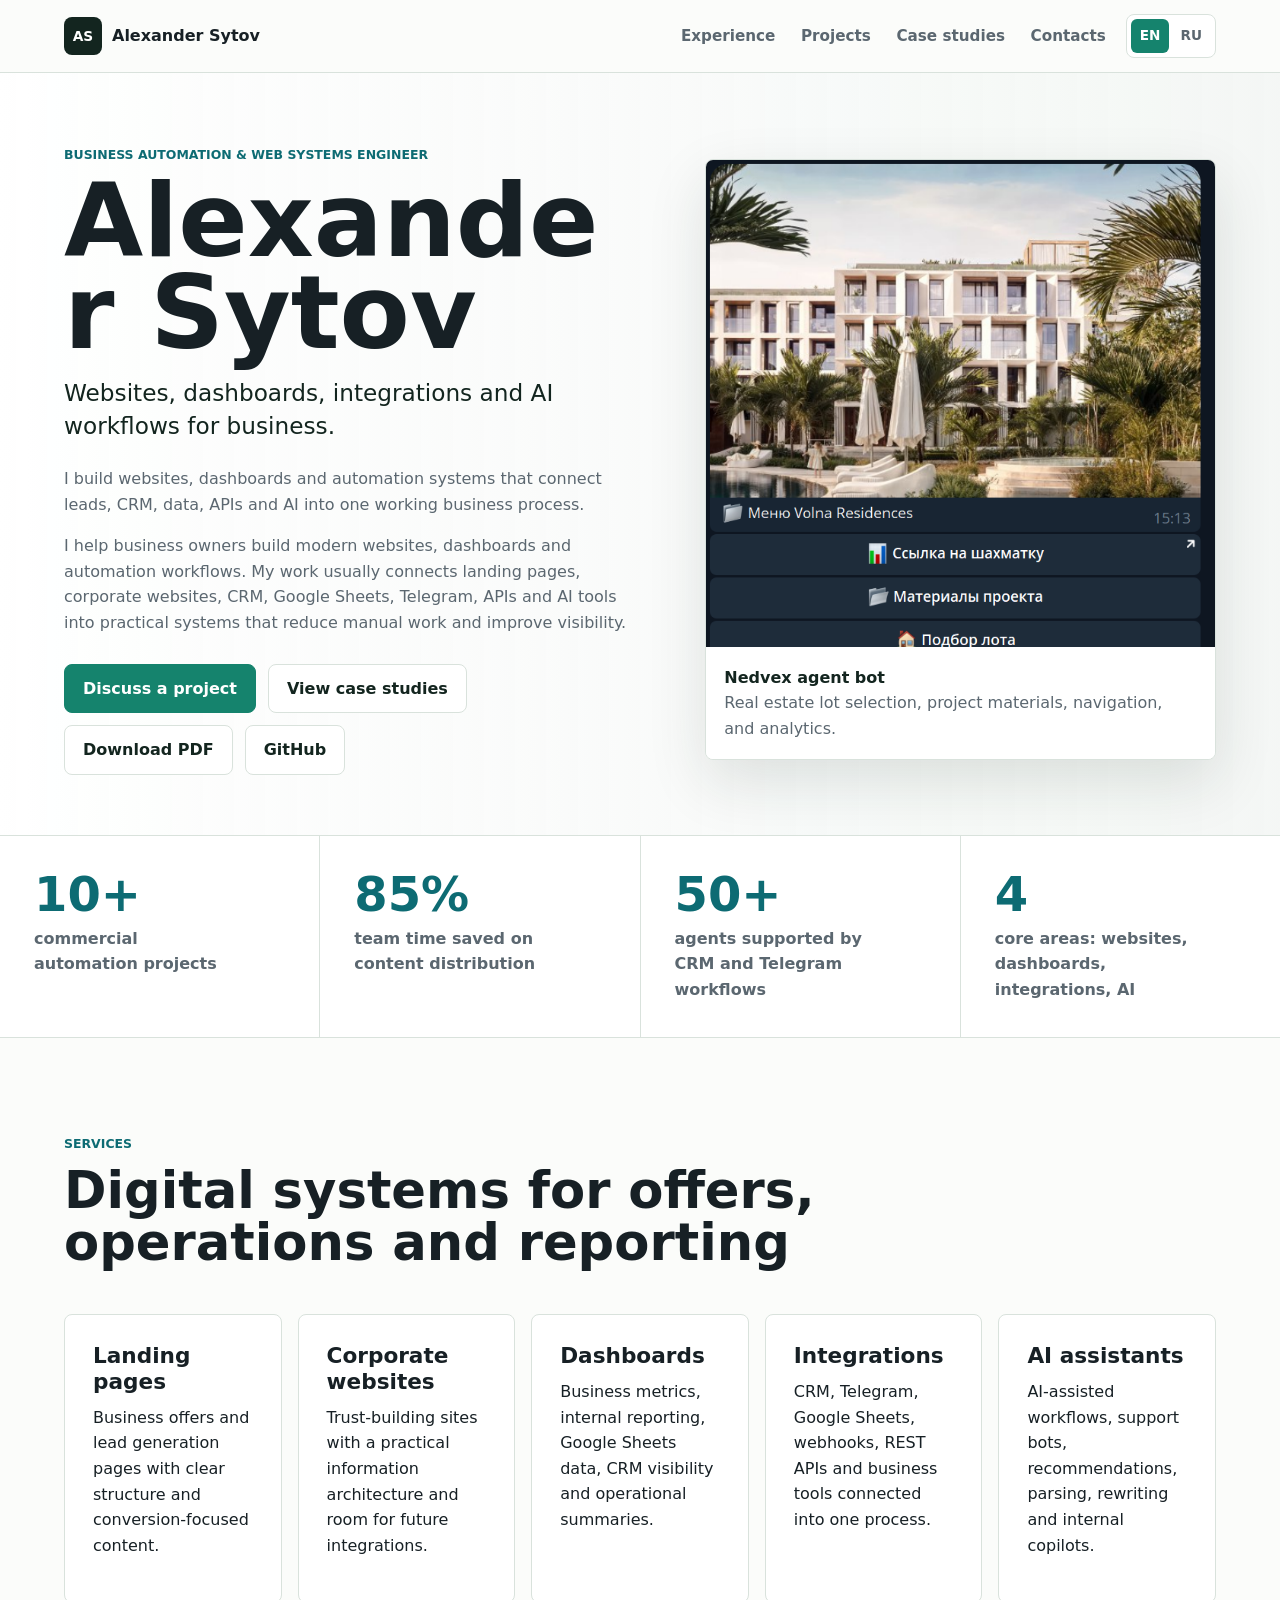
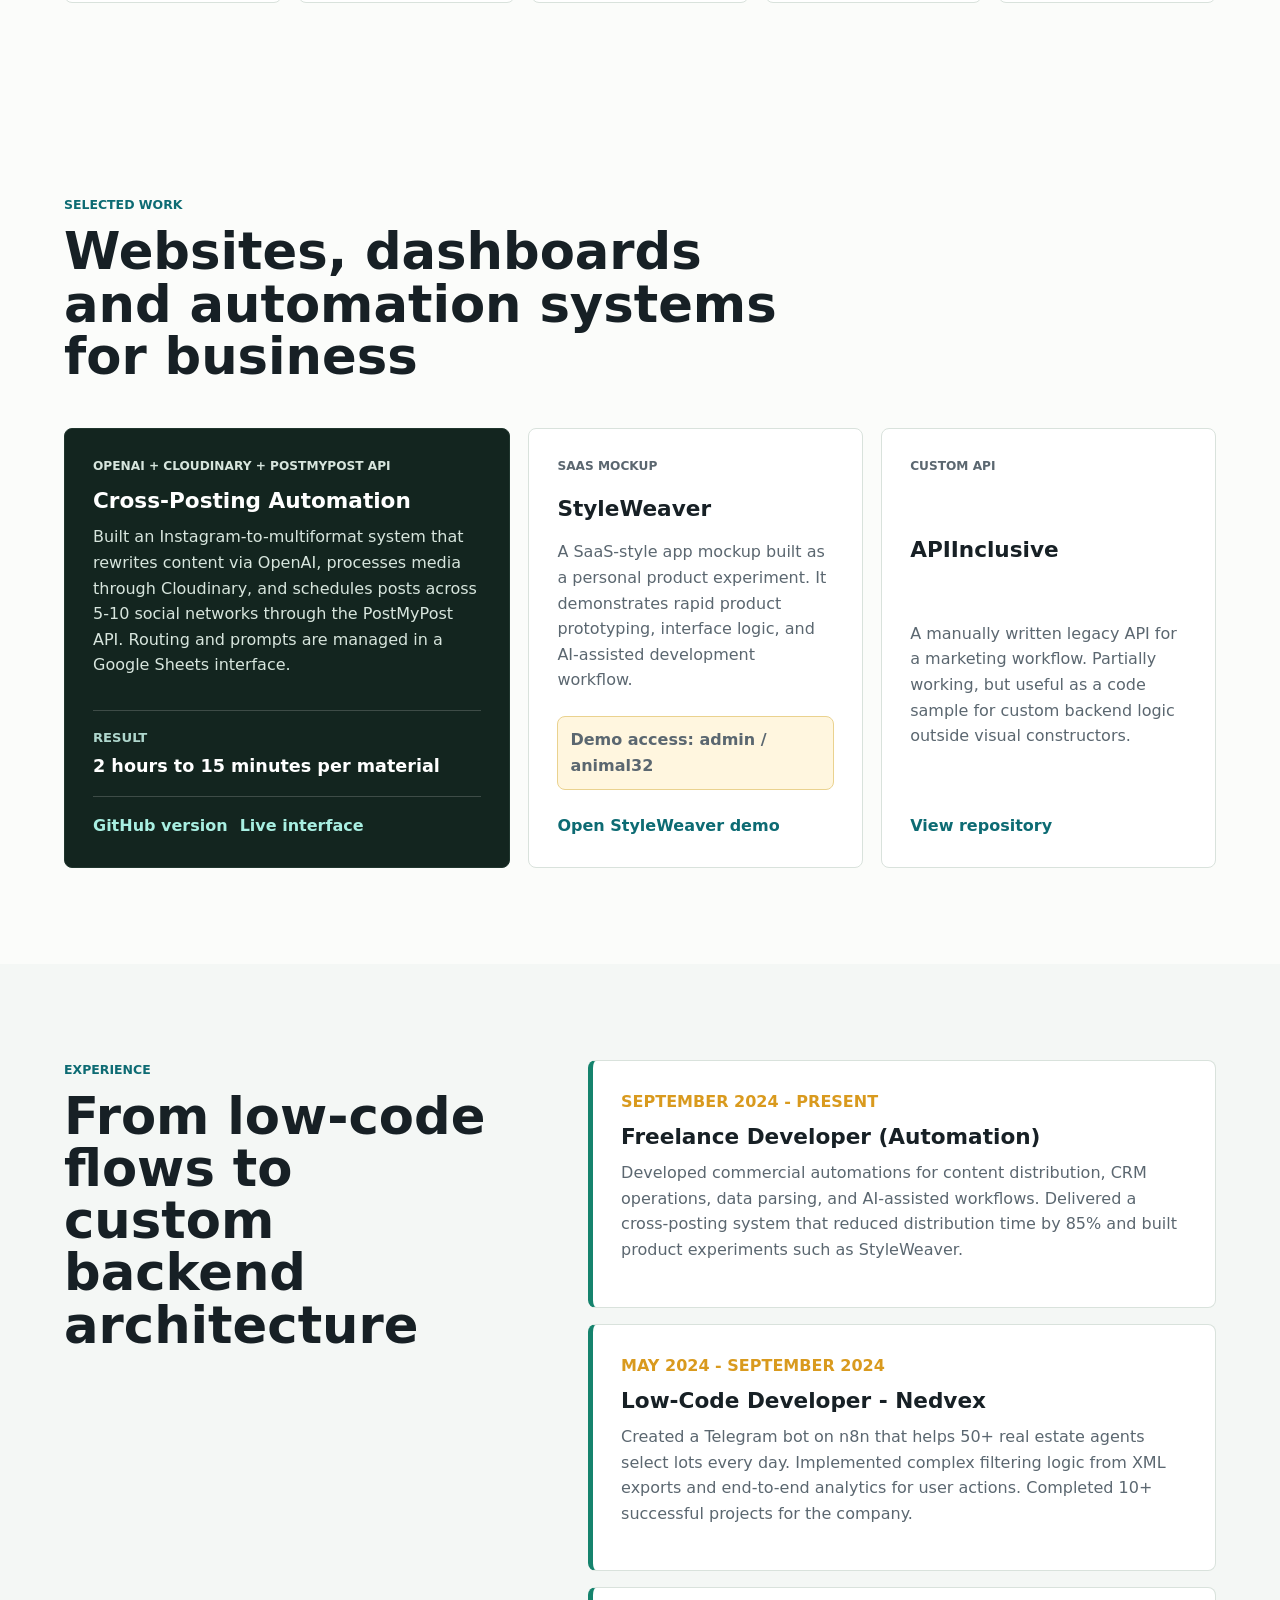
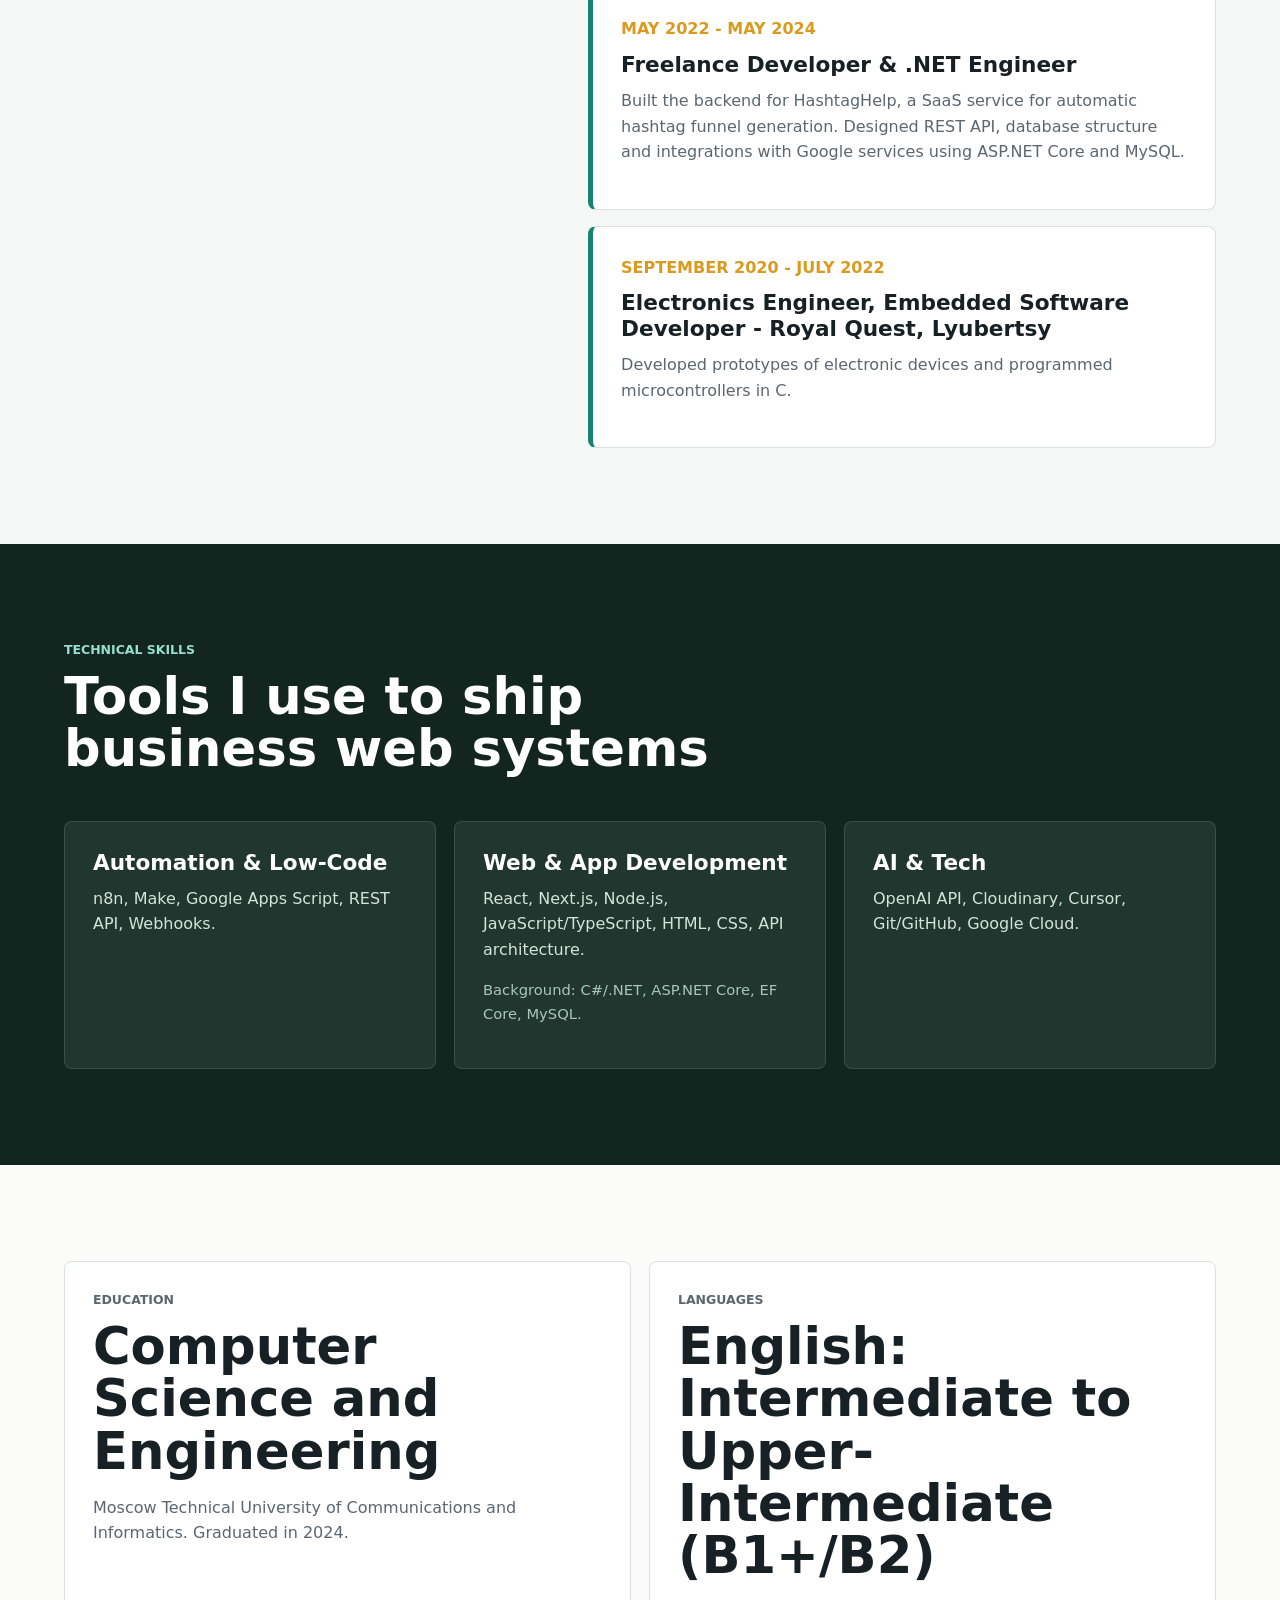
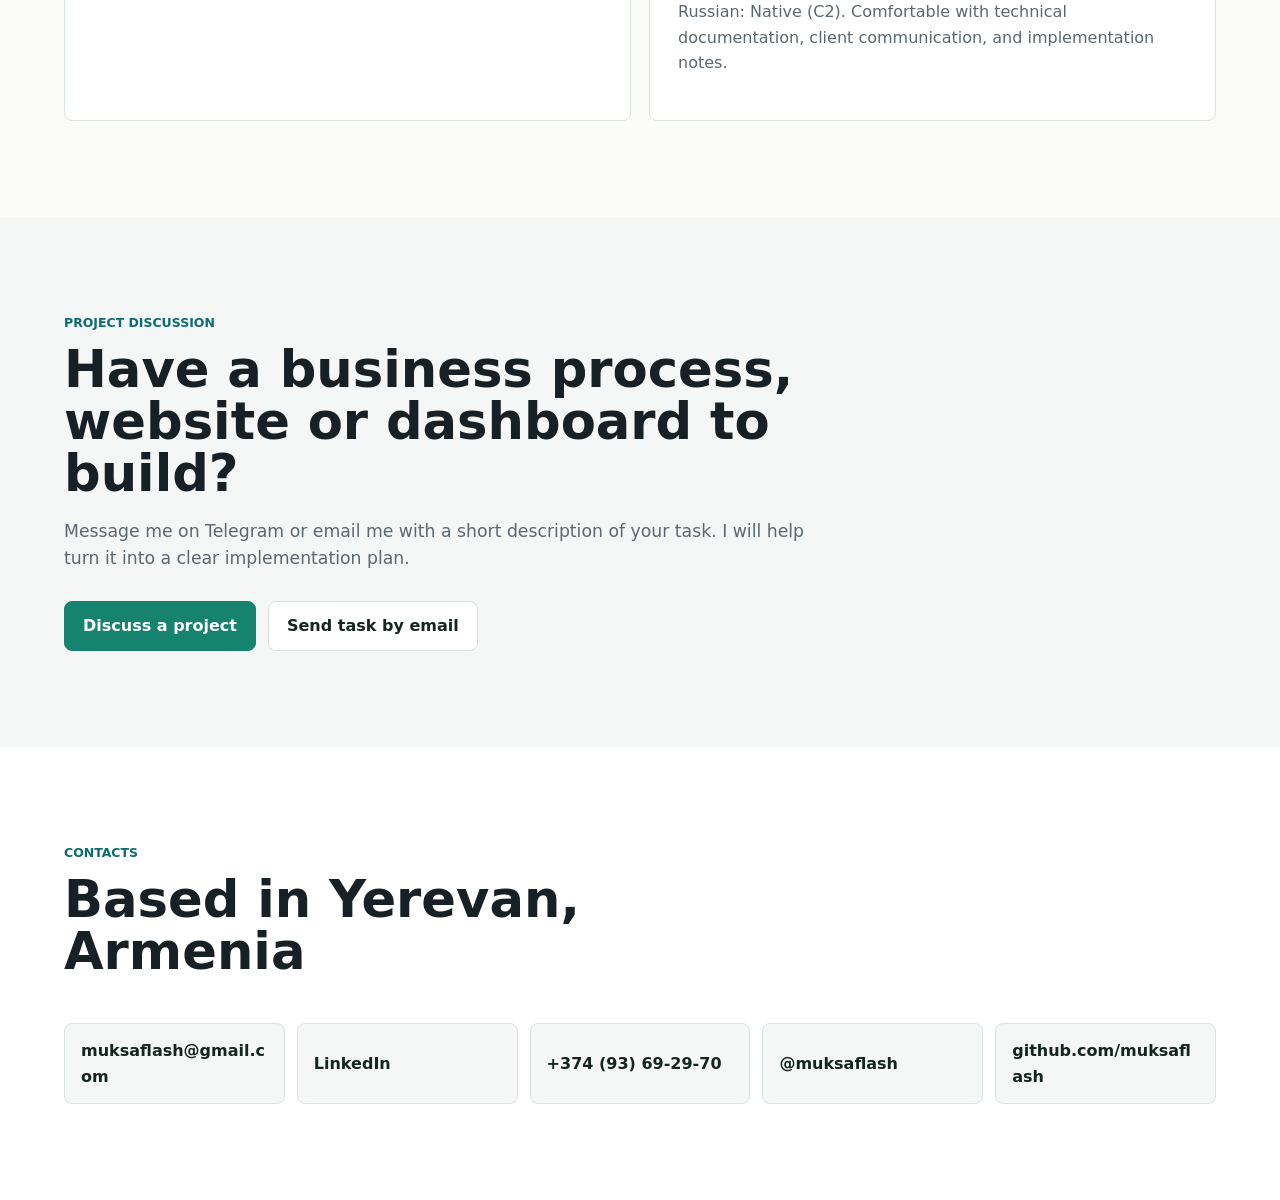
<file: index.html>
<!doctype html>
<html lang="en">
  <head>
    <meta charset="utf-8">
    <meta name="viewport" content="width=device-width, initial-scale=1">
    <title>Alexander Sytov | Business Automation &amp; Web Systems Engineer</title>
    <meta
      name="description"
      content="Alexander Sytov - Business Automation and Web Systems Engineer building websites, dashboards, integrations and AI workflows for business."
    >
    <meta property="og:title" content="Alexander Sytov | Business Automation &amp; Web Systems Engineer">
    <meta
      property="og:description"
      content="Websites, dashboards, CRM integrations, APIs and AI workflows connected into working business processes."
    >
    <meta property="og:type" content="website">
    <meta property="og:image" content="assets/doc-visual-01.png">
    <link rel="alternate" hreflang="en" href="https://muksaflash.github.io/">
    <link rel="alternate" hreflang="ru" href="https://muksaflash.github.io/ru.html">
    <link rel="icon" href="assets/favicon.svg" type="image/svg+xml">
    <link rel="stylesheet" href="styles.css">
  </head>
  <body>
    <header class="site-header">
      <a class="brand" href="index.html" aria-label="Alexander Sytov home">
        <span class="brand-mark">AS</span>
        <span>Alexander Sytov</span>
      </a>
      <div class="header-actions">
        <nav class="site-nav" aria-label="Primary navigation">
          <a href="#experience">Experience</a>
          <a href="#projects">Projects</a>
          <a href="projects.html">Case studies</a>
          <a href="#contacts">Contacts</a>
        </nav>
        <nav class="language-switch" aria-label="Language selection">
          <a href="index.html" aria-current="page">EN</a>
          <a href="ru.html">RU</a>
        </nav>
      </div>
    </header>

    <main>
      <section class="hero">
        <div class="hero-copy">
          <p class="eyebrow">Business Automation &amp; Web Systems Engineer</p>
          <h1>Alexander Sytov</h1>
          <p class="lead">
            Websites, dashboards, integrations and AI workflows for business.
          </p>
          <p>
            I build websites, dashboards and automation systems that connect leads, CRM,
            data, APIs and AI into one working business process.
          </p>
          <p>
            I help business owners build modern websites, dashboards and automation workflows.
            My work usually connects landing pages, corporate websites, CRM, Google Sheets,
            Telegram, APIs and AI tools into practical systems that reduce manual work and
            improve visibility.
          </p>
          <div class="hero-actions">
            <a class="button primary" href="https://t.me/muksaflash" target="_blank" rel="noreferrer">Discuss a project</a>
            <a class="button" href="projects.html">View case studies</a>
            <a class="button" href="assets/alexander-sytov-resume.pdf" download>Download PDF</a>
            <a class="button" href="https://github.com/muksaflash" target="_blank" rel="noreferrer">GitHub</a>
          </div>
        </div>
        <figure class="hero-visual">
          <img src="assets/doc-visual-01.png" alt="Telegram real estate bot interface for Nedvex agents">
          <figcaption>
            <strong>Nedvex agent bot</strong>
            Real estate lot selection, project materials, navigation, and analytics.
          </figcaption>
        </figure>
      </section>

      <section class="metric-band" aria-label="Professional highlights">
        <article>
          <strong>10+</strong>
          <span>commercial automation projects</span>
        </article>
        <article>
          <strong>85%</strong>
          <span>team time saved on content distribution</span>
        </article>
        <article>
          <strong>50+</strong>
          <span>agents supported by CRM and Telegram workflows</span>
        </article>
        <article>
          <strong>4</strong>
          <span>core areas: websites, dashboards, integrations, AI</span>
        </article>
      </section>

      <section class="section services-section">
        <div class="section-heading">
          <p class="eyebrow">Services</p>
          <h2>Digital systems for offers, operations and reporting</h2>
        </div>
        <div class="service-grid">
          <article>
            <h3>Landing pages</h3>
            <p>Business offers and lead generation pages with clear structure and conversion-focused content.</p>
          </article>
          <article>
            <h3>Corporate websites</h3>
            <p>Trust-building sites with a practical information architecture and room for future integrations.</p>
          </article>
          <article>
            <h3>Dashboards</h3>
            <p>Business metrics, internal reporting, Google Sheets data, CRM visibility and operational summaries.</p>
          </article>
          <article>
            <h3>Integrations</h3>
            <p>CRM, Telegram, Google Sheets, webhooks, REST APIs and business tools connected into one process.</p>
          </article>
          <article>
            <h3>AI assistants</h3>
            <p>AI-assisted workflows, support bots, recommendations, parsing, rewriting and internal copilots.</p>
          </article>
        </div>
      </section>

      <section id="projects" class="section">
        <div class="section-heading">
          <p class="eyebrow">Selected Work</p>
          <h2>Websites, dashboards and automation systems for business</h2>
        </div>
        <div class="project-grid">
          <article class="project-card feature-card">
            <div>
              <p class="tag">OpenAI + Cloudinary + PostMyPost API</p>
              <h3>Cross-Posting Automation</h3>
              <p>
                Built an Instagram-to-multiformat system that rewrites content via OpenAI,
                processes media through Cloudinary, and schedules posts across 5-10 social
                networks through the PostMyPost API. Routing and prompts are managed in a
                Google Sheets interface.
              </p>
            </div>
            <div class="result-row">
              <span>Result</span>
              <strong>2 hours to 15 minutes per material</strong>
            </div>
            <div class="link-row">
              <a href="https://github.com/Muksaflash/CrosspostingInstGAS" target="_blank" rel="noreferrer">GitHub version</a>
              <a href="https://instagram-automation-76kati656a-uc.a.run.app/" target="_blank" rel="noreferrer">Live interface</a>
            </div>
          </article>

          <article class="project-card">
            <p class="tag">SaaS mockup</p>
            <h3>StyleWeaver</h3>
            <p>
              A SaaS-style app mockup built as a personal product experiment. It demonstrates
              rapid product prototyping, interface logic, and AI-assisted development workflow.
            </p>
            <p class="note">Demo access: admin / animal32</p>
            <a href="https://styleweaver-692930870929.us-central1.run.app/" target="_blank" rel="noreferrer">Open StyleWeaver demo</a>
          </article>

          <article class="project-card">
            <p class="tag">Custom API</p>
            <h3>APIInclusive</h3>
            <p>
              A manually written legacy API for a marketing workflow. Partially working, but
              useful as a code sample for custom backend logic outside visual constructors.
            </p>
            <a href="https://github.com/Muksaflash/APIInclusive" target="_blank" rel="noreferrer">View repository</a>
          </article>
        </div>
      </section>

      <section id="experience" class="section split-section">
        <div class="section-heading sticky-heading">
          <p class="eyebrow">Experience</p>
          <h2>From low-code flows to custom backend architecture</h2>
        </div>
        <div class="timeline">
          <article class="timeline-item">
            <p class="date">September 2024 - Present</p>
            <h3>Freelance Developer (Automation)</h3>
            <p>
              Developed commercial automations for content distribution, CRM operations,
              data parsing, and AI-assisted workflows. Delivered a cross-posting system that
              reduced distribution time by 85% and built product experiments such as StyleWeaver.
            </p>
          </article>
          <article class="timeline-item">
            <p class="date">May 2024 - September 2024</p>
            <h3>Low-Code Developer - Nedvex</h3>
            <p>
              Created a Telegram bot on n8n that helps 50+ real estate agents select lots
              every day. Implemented complex filtering logic from XML exports and end-to-end
              analytics for user actions. Completed 10+ successful projects for the company.
            </p>
          </article>
          <article class="timeline-item">
            <p class="date">May 2022 - May 2024</p>
            <h3>Freelance Developer &amp; .NET Engineer</h3>
            <p>
              Built the backend for HashtagHelp, a SaaS service for automatic hashtag funnel
              generation. Designed REST API, database structure and integrations with Google
              services using ASP.NET Core and MySQL.
            </p>
          </article>
          <article class="timeline-item">
            <p class="date">September 2020 - July 2022</p>
            <h3>Electronics Engineer, Embedded Software Developer - Royal Quest, Lyubertsy</h3>
            <p>
              Developed prototypes of electronic devices and programmed microcontrollers in C.
            </p>
          </article>
        </div>
      </section>

      <section class="section skill-layout">
        <div class="section-heading">
          <p class="eyebrow">Technical Skills</p>
          <h2>Tools I use to ship business web systems</h2>
        </div>
        <div class="skill-columns">
          <article>
            <h3>Automation &amp; Low-Code</h3>
            <p>n8n, Make, Google Apps Script, REST API, Webhooks.</p>
          </article>
          <article>
            <h3>Web &amp; App Development</h3>
            <p>React, Next.js, Node.js, JavaScript/TypeScript, HTML, CSS, API architecture.</p>
            <p class="background-note">Background: C#/.NET, ASP.NET Core, EF Core, MySQL.</p>
          </article>
          <article>
            <h3>AI &amp; Tech</h3>
            <p>OpenAI API, Cloudinary, Cursor, Git/GitHub, Google Cloud.</p>
          </article>
        </div>
      </section>

      <section class="section compact-grid">
        <article>
          <p class="eyebrow">Education</p>
          <h2>Computer Science and Engineering</h2>
          <p>Moscow Technical University of Communications and Informatics. Graduated in 2024.</p>
        </article>
        <article>
          <p class="eyebrow">Languages</p>
          <h2>English: Intermediate to Upper-Intermediate (B1+/B2)</h2>
          <p>Russian: Native (C2). Comfortable with technical documentation, client communication, and implementation notes.</p>
        </article>
      </section>

      <section class="section cta-section">
        <div class="section-heading">
          <p class="eyebrow">Project Discussion</p>
          <h2>Have a business process, website or dashboard to build?</h2>
          <p>
            Message me on Telegram or email me with a short description of your task.
            I will help turn it into a clear implementation plan.
          </p>
        </div>
        <div class="hero-actions">
          <a class="button primary" href="https://t.me/muksaflash" target="_blank" rel="noreferrer">Discuss a project</a>
          <a class="button" href="mailto:muksaflash@gmail.com">Send task by email</a>
        </div>
      </section>

      <section id="contacts" class="section contact-section">
        <div class="section-heading">
          <p class="eyebrow">Contacts</p>
          <h2>Based in Yerevan, Armenia</h2>
        </div>
        <div class="contact-grid">
          <a href="mailto:muksaflash@gmail.com">muksaflash@gmail.com</a>
          <a href="https://www.linkedin.com/in/aleksandr-sytov-b4832b259" target="_blank" rel="noreferrer">LinkedIn</a>
          <a href="tel:+37493692970">+374 (93) 69-29-70</a>
          <a href="https://t.me/muksaflash" target="_blank" rel="noreferrer">@muksaflash</a>
          <a href="https://github.com/muksaflash" target="_blank" rel="noreferrer">github.com/muksaflash</a>
        </div>
      </section>
    </main>
  </body>
</html>
</file>
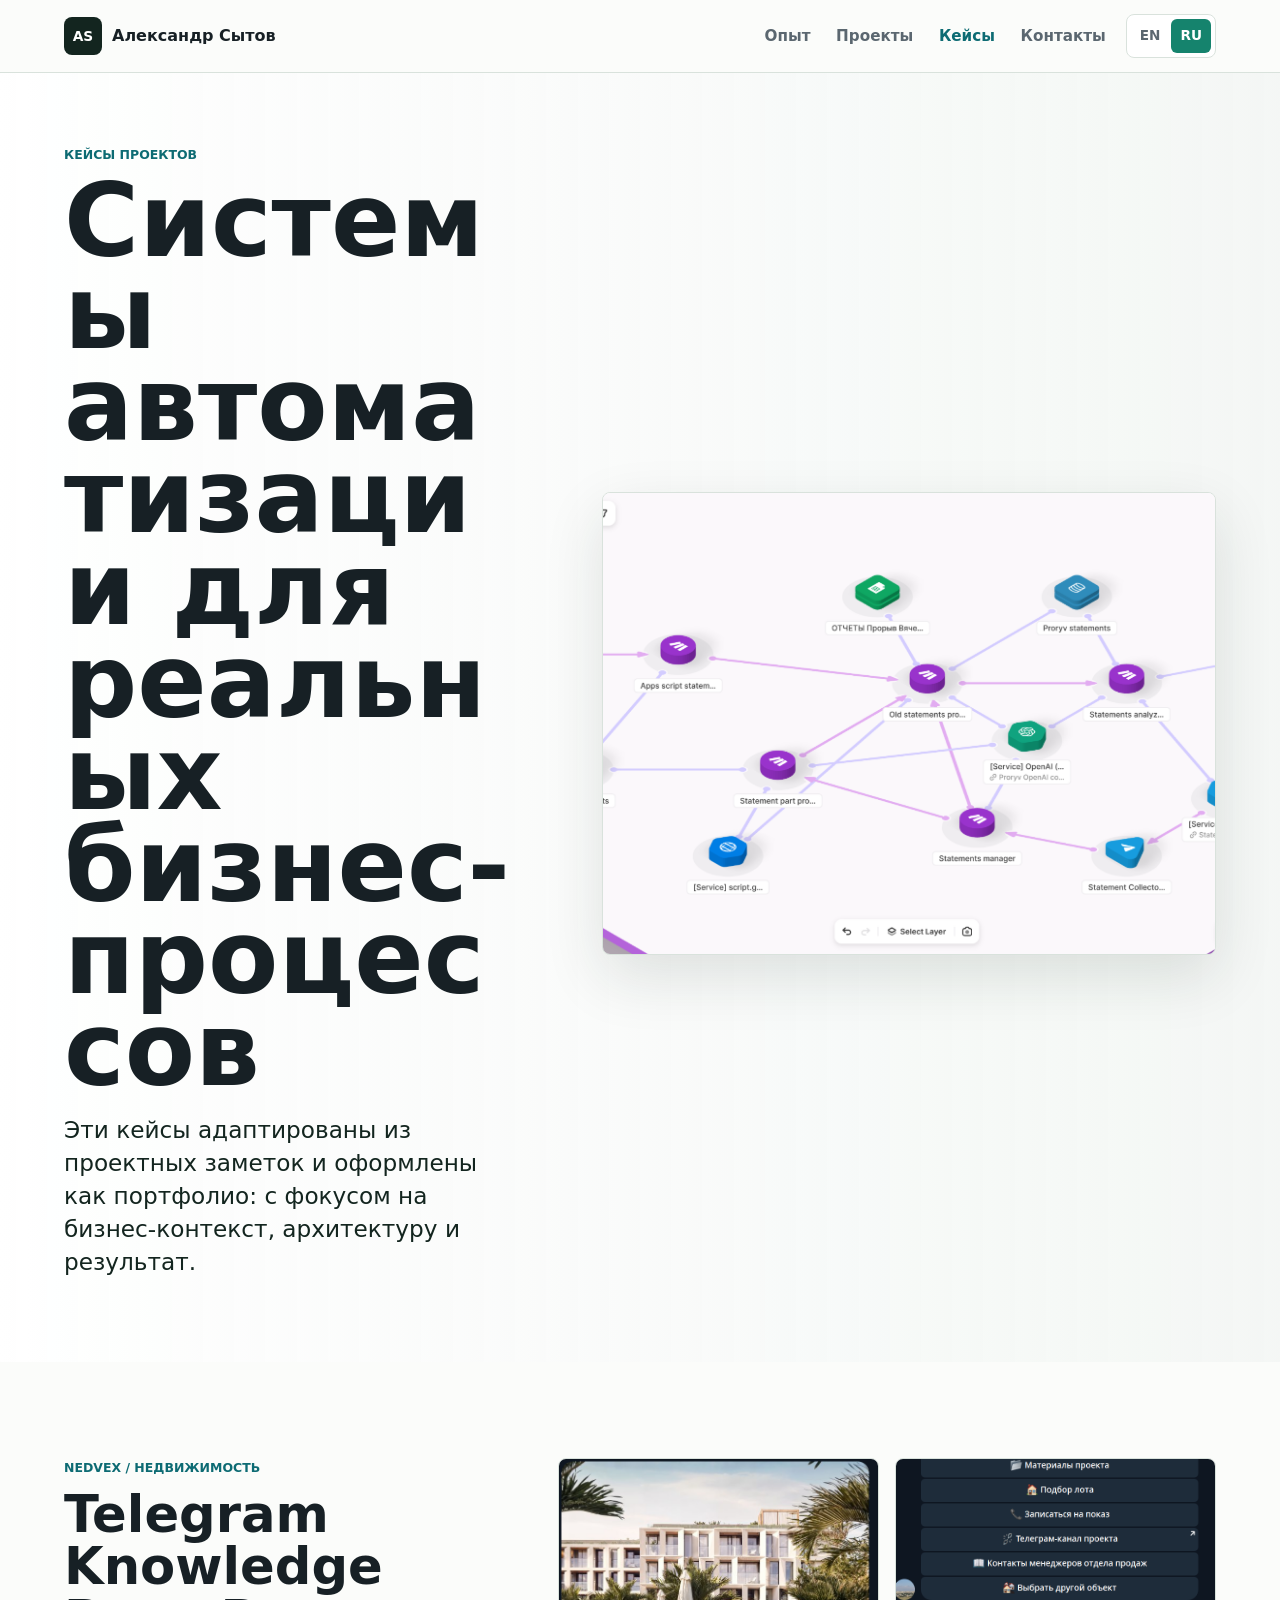
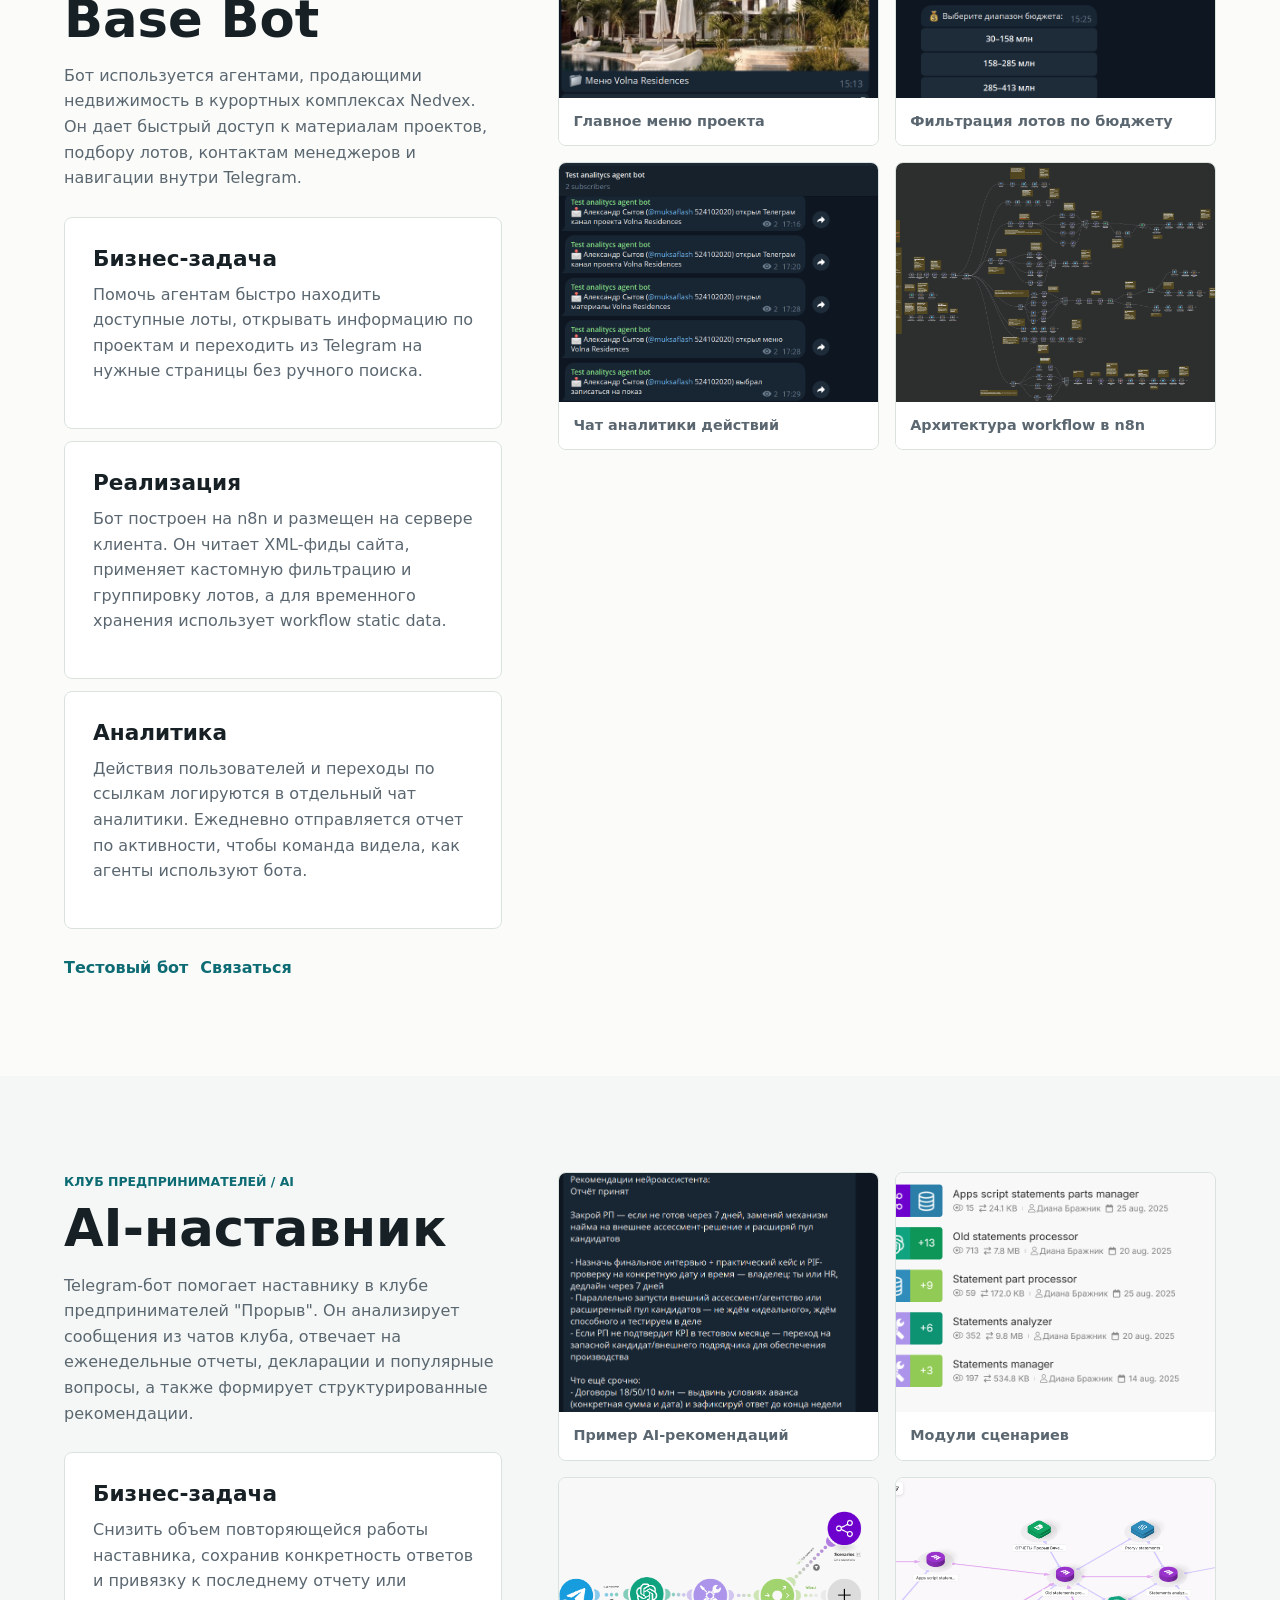
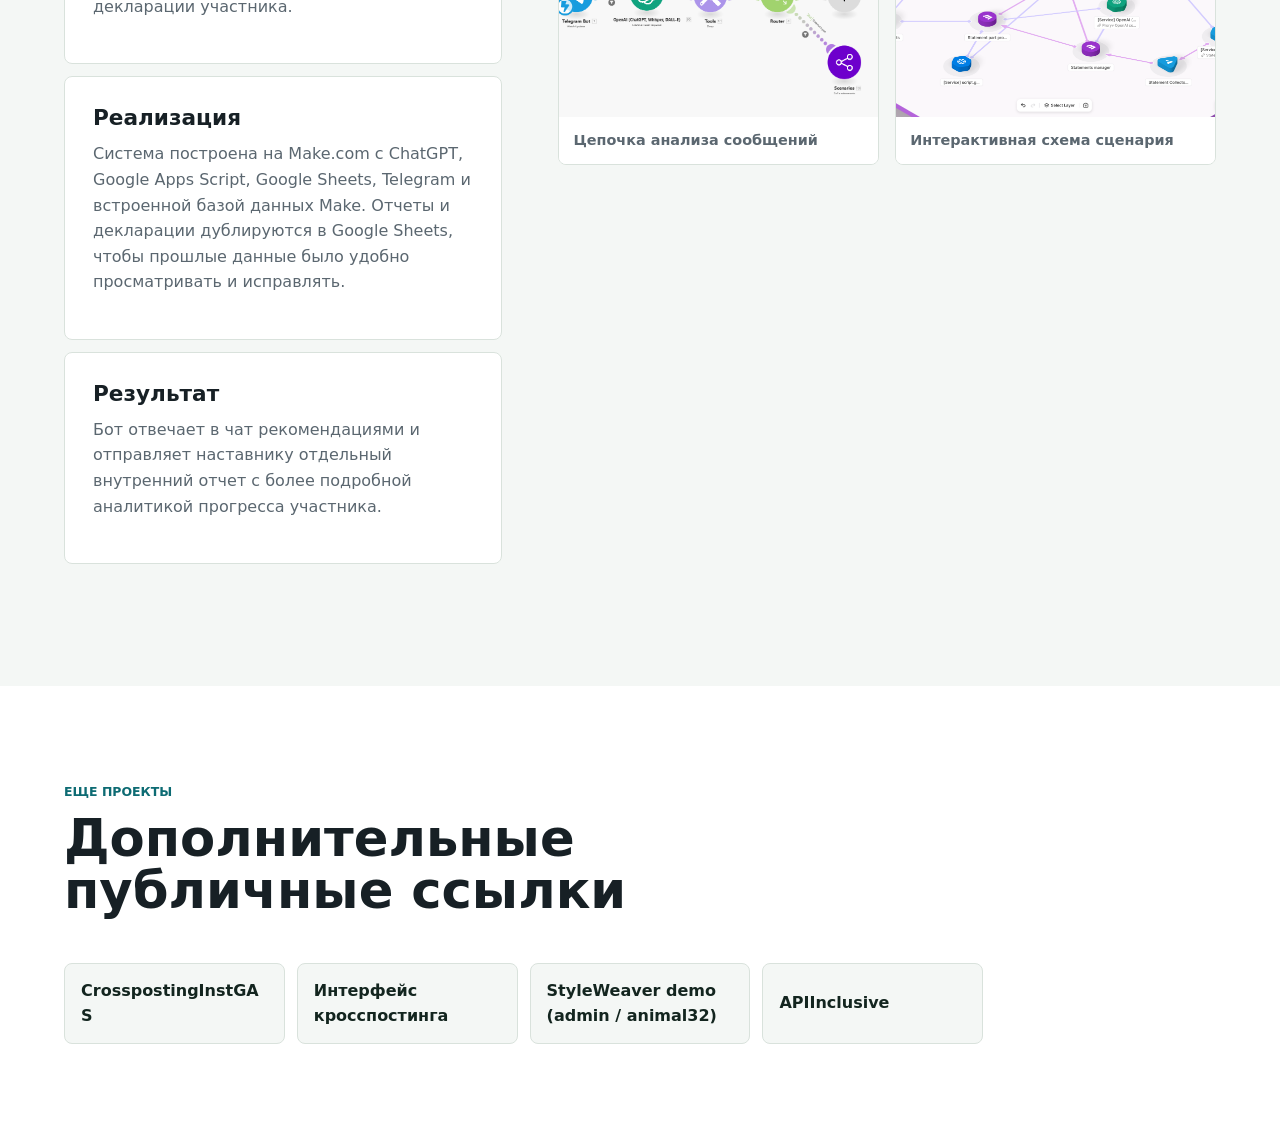
<file: projects-ru.html>
<!doctype html>
<html lang="ru">
  <head>
    <meta charset="utf-8">
    <meta name="viewport" content="width=device-width, initial-scale=1">
    <title>Кейсы проектов | Александр Сытов</title>
    <meta
      name="description"
      content="Кейсы проектов Александра Сытова: Telegram knowledge base bot для Nedvex и AI-наставник для клуба предпринимателей."
    >
    <meta property="og:title" content="Кейсы проектов | Александр Сытов">
    <meta property="og:description" content="Кейсы automation и AI-проектов, адаптированные из проектного документа в портфолио.">
    <meta property="og:type" content="website">
    <meta property="og:image" content="assets/doc-visual-08.png">
    <link rel="alternate" hreflang="en" href="https://muksaflash.github.io/projects.html">
    <link rel="alternate" hreflang="ru" href="https://muksaflash.github.io/projects-ru.html">
    <link rel="icon" href="assets/favicon.svg" type="image/svg+xml">
    <link rel="stylesheet" href="styles.css">
  </head>
  <body>
    <header class="site-header">
      <a class="brand" href="ru.html" aria-label="Главная страница Александра Сытова">
        <span class="brand-mark">AS</span>
        <span>Александр Сытов</span>
      </a>
      <div class="header-actions">
        <nav class="site-nav" aria-label="Основная навигация">
          <a href="ru.html#experience">Опыт</a>
          <a href="ru.html#projects">Проекты</a>
          <a href="projects-ru.html" aria-current="page">Кейсы</a>
          <a href="ru.html#contacts">Контакты</a>
        </nav>
        <nav class="language-switch" aria-label="Выбор языка">
          <a href="projects.html">EN</a>
          <a href="projects-ru.html" aria-current="page">RU</a>
        </nav>
      </div>
    </header>

    <main>
      <section class="page-hero">
        <div>
          <p class="eyebrow">Кейсы проектов</p>
          <h1>Системы автоматизации для реальных бизнес-процессов</h1>
          <p class="lead">
            Эти кейсы адаптированы из проектных заметок и оформлены как портфолио:
            с фокусом на бизнес-контекст, архитектуру и результат.
          </p>
        </div>
        <figure class="wide-visual">
          <img src="assets/doc-visual-08.png" alt="Карта Make-сценария с Google Sheets, OpenAI, Telegram и отчетами">
        </figure>
      </section>

      <section class="case-study">
        <div class="case-copy">
          <p class="eyebrow">Nedvex / недвижимость</p>
          <h2>Telegram Knowledge Base Bot</h2>
          <p>
            Бот используется агентами, продающими недвижимость в курортных комплексах Nedvex.
            Он дает быстрый доступ к материалам проектов, подбору лотов, контактам менеджеров
            и навигации внутри Telegram.
          </p>
          <div class="case-points">
            <article>
              <h3>Бизнес-задача</h3>
              <p>
                Помочь агентам быстро находить доступные лоты, открывать информацию по проектам
                и переходить из Telegram на нужные страницы без ручного поиска.
              </p>
            </article>
            <article>
              <h3>Реализация</h3>
              <p>
                Бот построен на n8n и размещен на сервере клиента. Он читает XML-фиды сайта,
                применяет кастомную фильтрацию и группировку лотов, а для временного хранения
                использует workflow static data.
              </p>
            </article>
            <article>
              <h3>Аналитика</h3>
              <p>
                Действия пользователей и переходы по ссылкам логируются в отдельный чат аналитики.
                Ежедневно отправляется отчет по активности, чтобы команда видела, как агенты
                используют бота.
              </p>
            </article>
          </div>
          <div class="link-row">
            <a href="https://t.me/Nedvex_partners_bot" target="_blank" rel="noreferrer">Тестовый бот</a>
            <a href="ru.html#contacts">Связаться</a>
          </div>
        </div>
        <div class="visual-grid">
          <figure>
            <img src="assets/doc-visual-01.png" alt="Меню Telegram-бота Nedvex с материалами и подбором лота">
            <figcaption>Главное меню проекта</figcaption>
          </figure>
          <figure>
            <img src="assets/doc-visual-02.png" alt="Фильтр бюджета в Telegram-боте Nedvex">
            <figcaption>Фильтрация лотов по бюджету</figcaption>
          </figure>
          <figure>
            <img src="assets/doc-visual-03.png" alt="Чат аналитики Telegram с логами действий пользователей">
            <figcaption>Чат аналитики действий</figcaption>
          </figure>
          <figure>
            <img src="assets/doc-visual-04.png" alt="Большая n8n-схема Telegram-бота Nedvex">
            <figcaption>Архитектура workflow в n8n</figcaption>
          </figure>
        </div>
      </section>

      <section class="case-study reverse">
        <div class="case-copy">
          <p class="eyebrow">Клуб предпринимателей / AI</p>
          <h2>AI-наставник</h2>
          <p>
            Telegram-бот помогает наставнику в клубе предпринимателей "Прорыв". Он анализирует
            сообщения из чатов клуба, отвечает на еженедельные отчеты, декларации и популярные
            вопросы, а также формирует структурированные рекомендации.
          </p>
          <div class="case-points">
            <article>
              <h3>Бизнес-задача</h3>
              <p>
                Снизить объем повторяющейся работы наставника, сохранив конкретность ответов
                и привязку к последнему отчету или декларации участника.
              </p>
            </article>
            <article>
              <h3>Реализация</h3>
              <p>
                Система построена на Make.com с ChatGPT, Google Apps Script, Google Sheets,
                Telegram и встроенной базой данных Make. Отчеты и декларации дублируются
                в Google Sheets, чтобы прошлые данные было удобно просматривать и исправлять.
              </p>
            </article>
            <article>
              <h3>Результат</h3>
              <p>
                Бот отвечает в чат рекомендациями и отправляет наставнику отдельный внутренний
                отчет с более подробной аналитикой прогресса участника.
              </p>
            </article>
          </div>
        </div>
        <div class="visual-grid">
          <figure>
            <img src="assets/doc-visual-05.png" alt="Сообщение Telegram с рекомендациями AI-наставника">
            <figcaption>Пример AI-рекомендаций</figcaption>
          </figure>
          <figure>
            <img src="assets/doc-visual-06.png" alt="Список Make-сценариев для обработки отчетов">
            <figcaption>Модули сценариев</figcaption>
          </figure>
          <figure>
            <img src="assets/doc-visual-07.png" alt="Make-сценарий Telegram, OpenAI, tools и router">
            <figcaption>Цепочка анализа сообщений</figcaption>
          </figure>
          <figure>
            <img src="assets/doc-visual-08.png" alt="Интерактивная карта Make-сценария для отчетов и деклараций">
            <figcaption>Интерактивная схема сценария</figcaption>
          </figure>
        </div>
      </section>

      <section class="section contact-section">
        <div class="section-heading">
          <p class="eyebrow">Еще проекты</p>
          <h2>Дополнительные публичные ссылки</h2>
        </div>
        <div class="contact-grid">
          <a href="https://github.com/Muksaflash/CrosspostingInstGAS" target="_blank" rel="noreferrer">CrosspostingInstGAS</a>
          <a href="https://instagram-automation-76kati656a-uc.a.run.app/" target="_blank" rel="noreferrer">Интерфейс кросспостинга</a>
          <a href="https://styleweaver-692930870929.us-central1.run.app/" target="_blank" rel="noreferrer">StyleWeaver demo (admin / animal32)</a>
          <a href="https://github.com/Muksaflash/APIInclusive" target="_blank" rel="noreferrer">APIInclusive</a>
        </div>
      </section>
    </main>
  </body>
</html>
</file>
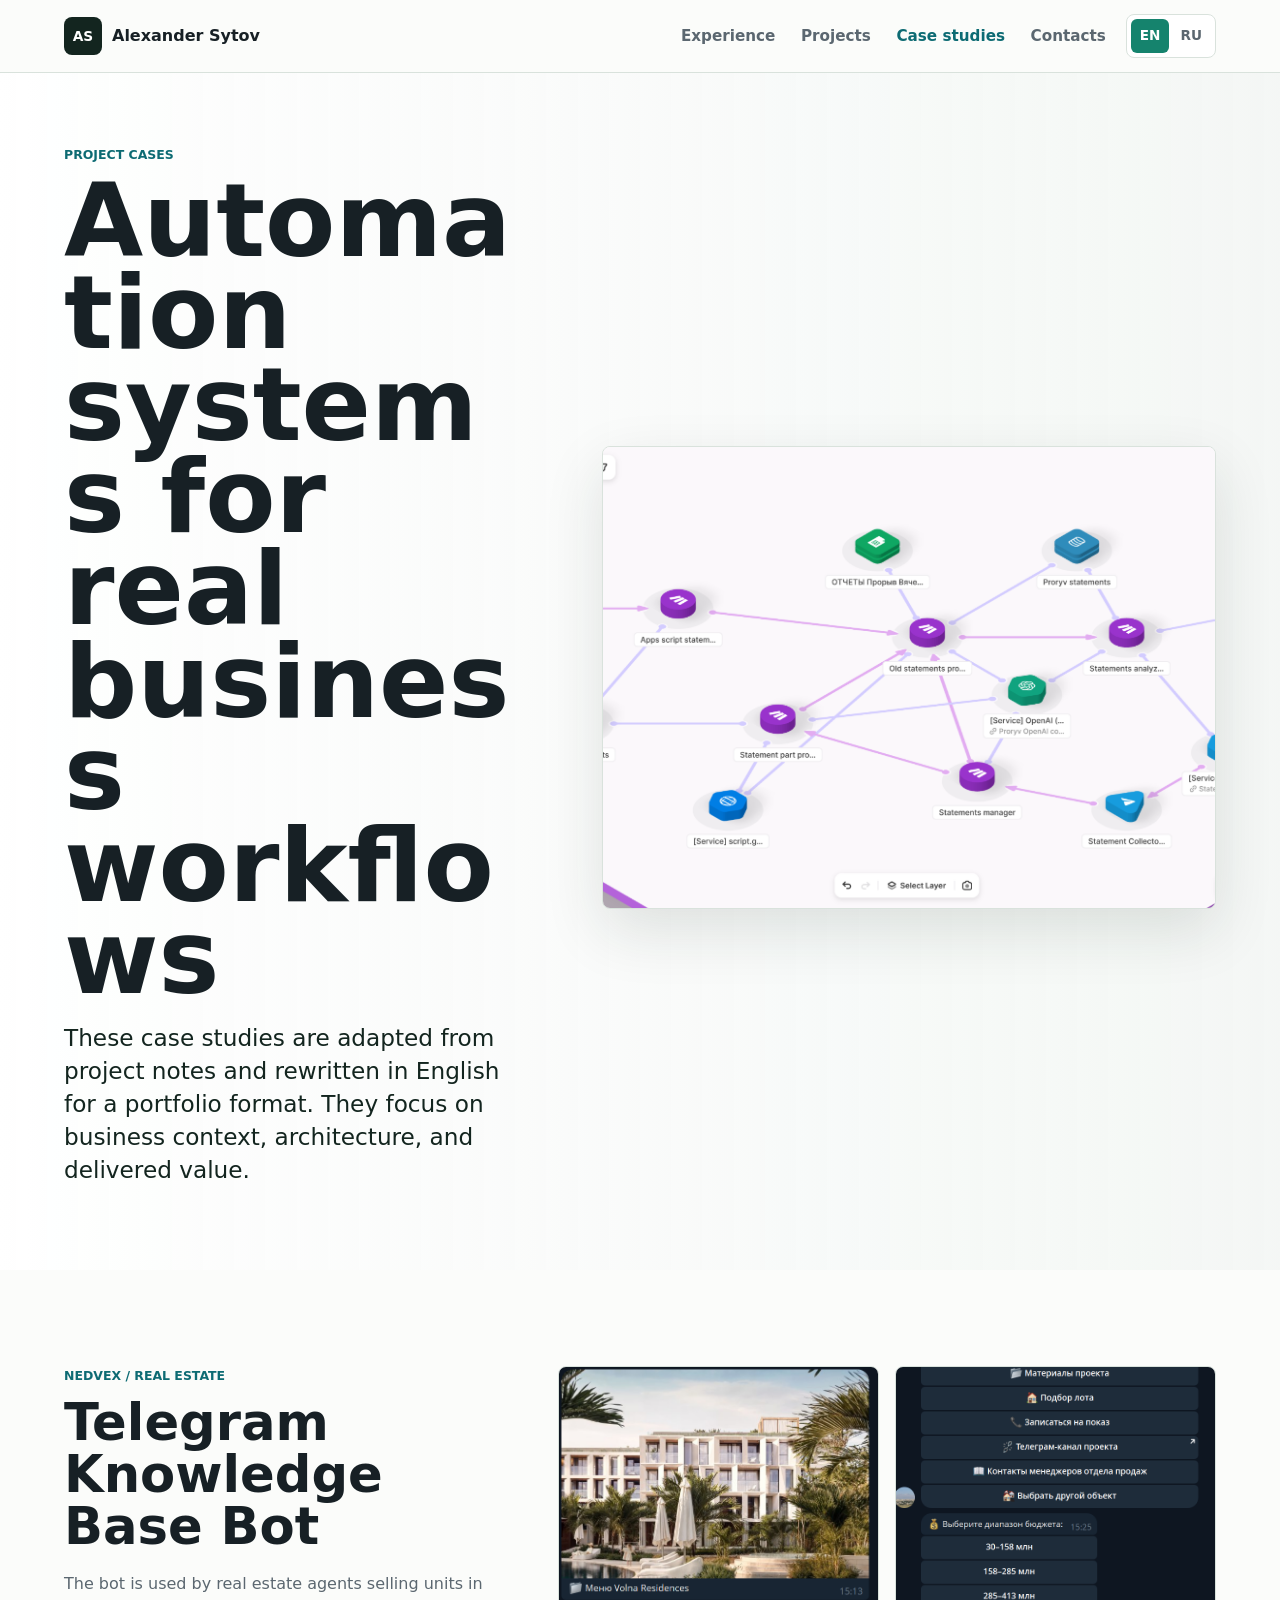
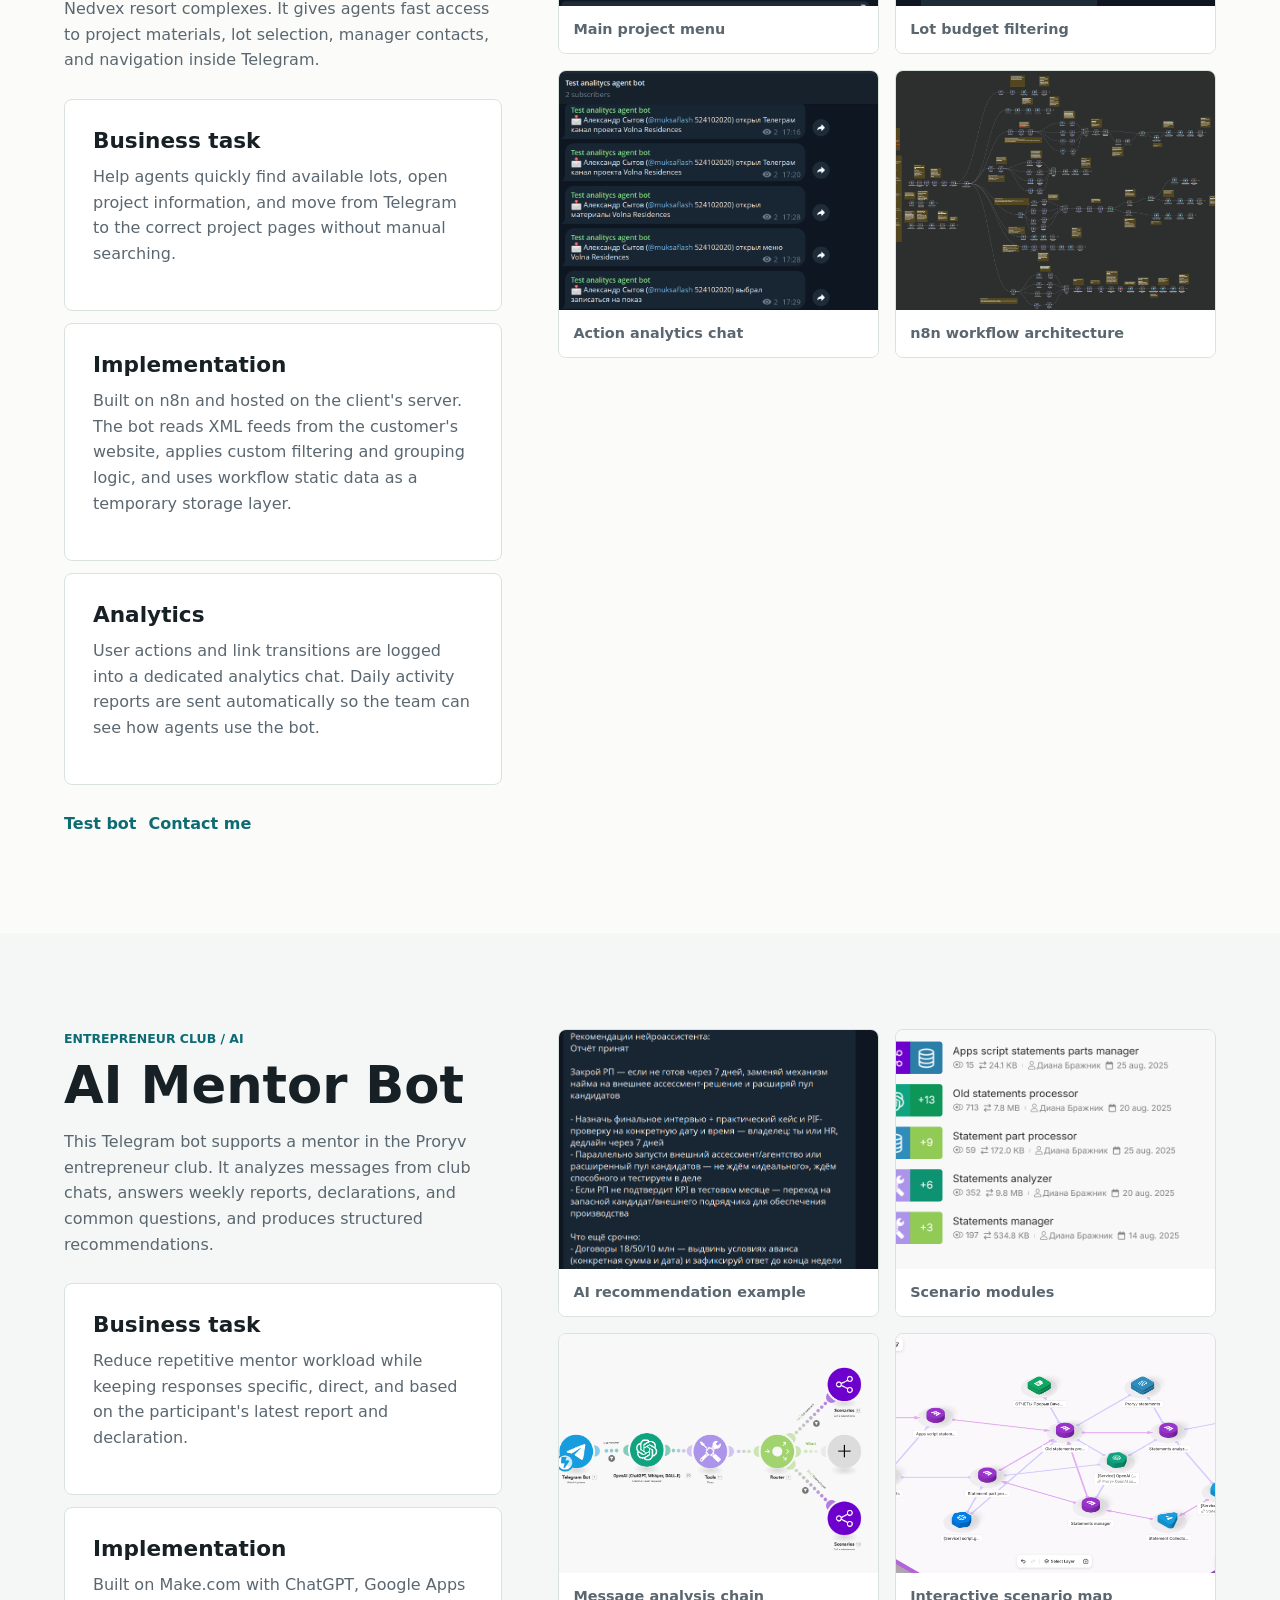
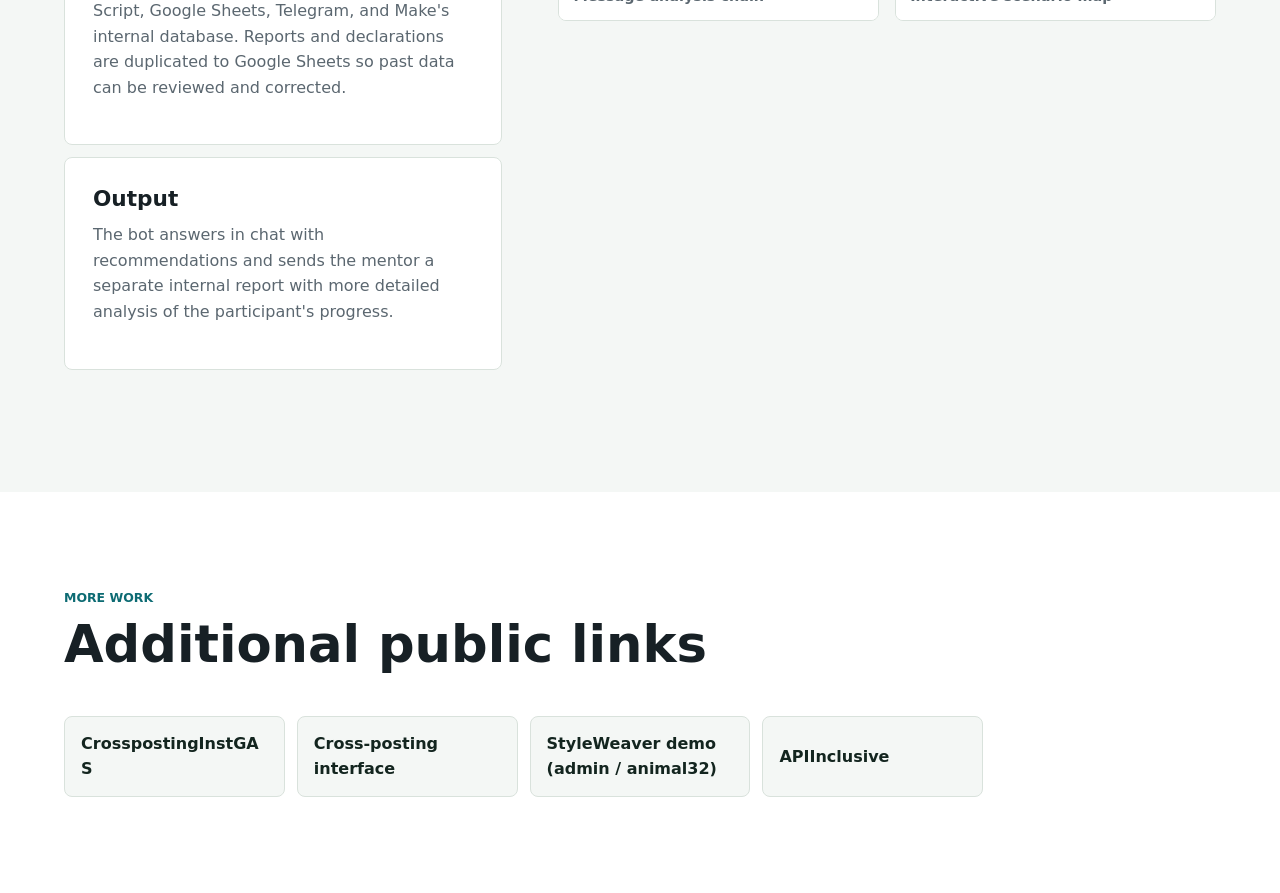
<file: projects.html>
<!doctype html>
<html lang="en">
  <head>
    <meta charset="utf-8">
    <meta name="viewport" content="width=device-width, initial-scale=1">
    <title>Project Case Studies | Alexander Sytov</title>
    <meta
      name="description"
      content="Project case studies by Alexander Sytov: Nedvex Telegram knowledge base bot and AI mentor bot for an entrepreneur club."
    >
    <meta property="og:title" content="Project Case Studies | Alexander Sytov">
    <meta property="og:description" content="Automation and AI case studies converted from project notes into a web portfolio page.">
    <meta property="og:type" content="website">
    <meta property="og:image" content="assets/doc-visual-08.png">
    <link rel="alternate" hreflang="en" href="https://muksaflash.github.io/projects.html">
    <link rel="alternate" hreflang="ru" href="https://muksaflash.github.io/projects-ru.html">
    <link rel="icon" href="assets/favicon.svg" type="image/svg+xml">
    <link rel="stylesheet" href="styles.css">
  </head>
  <body>
    <header class="site-header">
      <a class="brand" href="index.html" aria-label="Alexander Sytov home">
        <span class="brand-mark">AS</span>
        <span>Alexander Sytov</span>
      </a>
      <div class="header-actions">
        <nav class="site-nav" aria-label="Primary navigation">
          <a href="index.html#experience">Experience</a>
          <a href="index.html#projects">Projects</a>
          <a href="projects.html" aria-current="page">Case studies</a>
          <a href="index.html#contacts">Contacts</a>
        </nav>
        <nav class="language-switch" aria-label="Language selection">
          <a href="projects.html" aria-current="page">EN</a>
          <a href="projects-ru.html">RU</a>
        </nav>
      </div>
    </header>

    <main>
      <section class="page-hero">
        <div>
          <p class="eyebrow">Project Cases</p>
          <h1>Automation systems for real business workflows</h1>
          <p class="lead">
            These case studies are adapted from project notes and rewritten in English for a
            portfolio format. They focus on business context, architecture, and delivered value.
          </p>
        </div>
        <figure class="wide-visual">
          <img src="assets/doc-visual-08.png" alt="Make automation scenario map with Google Sheets, OpenAI, Telegram, and reporting modules">
        </figure>
      </section>

      <section class="case-study">
        <div class="case-copy">
          <p class="eyebrow">Nedvex / Real Estate</p>
          <h2>Telegram Knowledge Base Bot</h2>
          <p>
            The bot is used by real estate agents selling units in Nedvex resort complexes. It
            gives agents fast access to project materials, lot selection, manager contacts, and
            navigation inside Telegram.
          </p>
          <div class="case-points">
            <article>
              <h3>Business task</h3>
              <p>
                Help agents quickly find available lots, open project information, and move from
                Telegram to the correct project pages without manual searching.
              </p>
            </article>
            <article>
              <h3>Implementation</h3>
              <p>
                Built on n8n and hosted on the client's server. The bot reads XML feeds from the
                customer's website, applies custom filtering and grouping logic, and uses
                workflow static data as a temporary storage layer.
              </p>
            </article>
            <article>
              <h3>Analytics</h3>
              <p>
                User actions and link transitions are logged into a dedicated analytics chat.
                Daily activity reports are sent automatically so the team can see how agents use
                the bot.
              </p>
            </article>
          </div>
          <div class="link-row">
            <a href="https://t.me/Nedvex_partners_bot" target="_blank" rel="noreferrer">Test bot</a>
            <a href="index.html#contacts">Contact me</a>
          </div>
        </div>
        <div class="visual-grid">
          <figure>
            <img src="assets/doc-visual-01.png" alt="Nedvex Telegram bot menu with project material and lot selection buttons">
            <figcaption>Main project menu</figcaption>
          </figure>
          <figure>
            <img src="assets/doc-visual-02.png" alt="Nedvex Telegram bot budget filter buttons">
            <figcaption>Lot budget filtering</figcaption>
          </figure>
          <figure>
            <img src="assets/doc-visual-03.png" alt="Telegram analytics channel showing bot user action logs">
            <figcaption>Action analytics chat</figcaption>
          </figure>
          <figure>
            <img src="assets/doc-visual-04.png" alt="Large n8n workflow map for the Nedvex Telegram bot">
            <figcaption>n8n workflow architecture</figcaption>
          </figure>
        </div>
      </section>

      <section class="case-study reverse">
        <div class="case-copy">
          <p class="eyebrow">Entrepreneur Club / AI</p>
          <h2>AI Mentor Bot</h2>
          <p>
            This Telegram bot supports a mentor in the Proryv entrepreneur club. It analyzes
            messages from club chats, answers weekly reports, declarations, and common
            questions, and produces structured recommendations.
          </p>
          <div class="case-points">
            <article>
              <h3>Business task</h3>
              <p>
                Reduce repetitive mentor workload while keeping responses specific, direct, and
                based on the participant's latest report and declaration.
              </p>
            </article>
            <article>
              <h3>Implementation</h3>
              <p>
                Built on Make.com with ChatGPT, Google Apps Script, Google Sheets, Telegram, and
                Make's internal database. Reports and declarations are duplicated to Google
                Sheets so past data can be reviewed and corrected.
              </p>
            </article>
            <article>
              <h3>Output</h3>
              <p>
                The bot answers in chat with recommendations and sends the mentor a separate
                internal report with more detailed analysis of the participant's progress.
              </p>
            </article>
          </div>
        </div>
        <div class="visual-grid">
          <figure>
            <img src="assets/doc-visual-05.png" alt="Telegram message with AI mentor recommendations in Russian">
            <figcaption>AI recommendation example</figcaption>
          </figure>
          <figure>
            <img src="assets/doc-visual-06.png" alt="Make scenario list for statement processing automations">
            <figcaption>Scenario modules</figcaption>
          </figure>
          <figure>
            <img src="assets/doc-visual-07.png" alt="Make scenario showing Telegram, OpenAI, tools, and router modules">
            <figcaption>Message analysis chain</figcaption>
          </figure>
          <figure>
            <img src="assets/doc-visual-08.png" alt="Make interactive scenario map for report and statement automation">
            <figcaption>Interactive scenario map</figcaption>
          </figure>
        </div>
      </section>

      <section class="section contact-section">
        <div class="section-heading">
          <p class="eyebrow">More Work</p>
          <h2>Additional public links</h2>
        </div>
        <div class="contact-grid">
          <a href="https://github.com/Muksaflash/CrosspostingInstGAS" target="_blank" rel="noreferrer">CrosspostingInstGAS</a>
          <a href="https://instagram-automation-76kati656a-uc.a.run.app/" target="_blank" rel="noreferrer">Cross-posting interface</a>
          <a href="https://styleweaver-692930870929.us-central1.run.app/" target="_blank" rel="noreferrer">StyleWeaver demo (admin / animal32)</a>
          <a href="https://github.com/Muksaflash/APIInclusive" target="_blank" rel="noreferrer">APIInclusive</a>
        </div>
      </section>
    </main>
  </body>
</html>
</file>
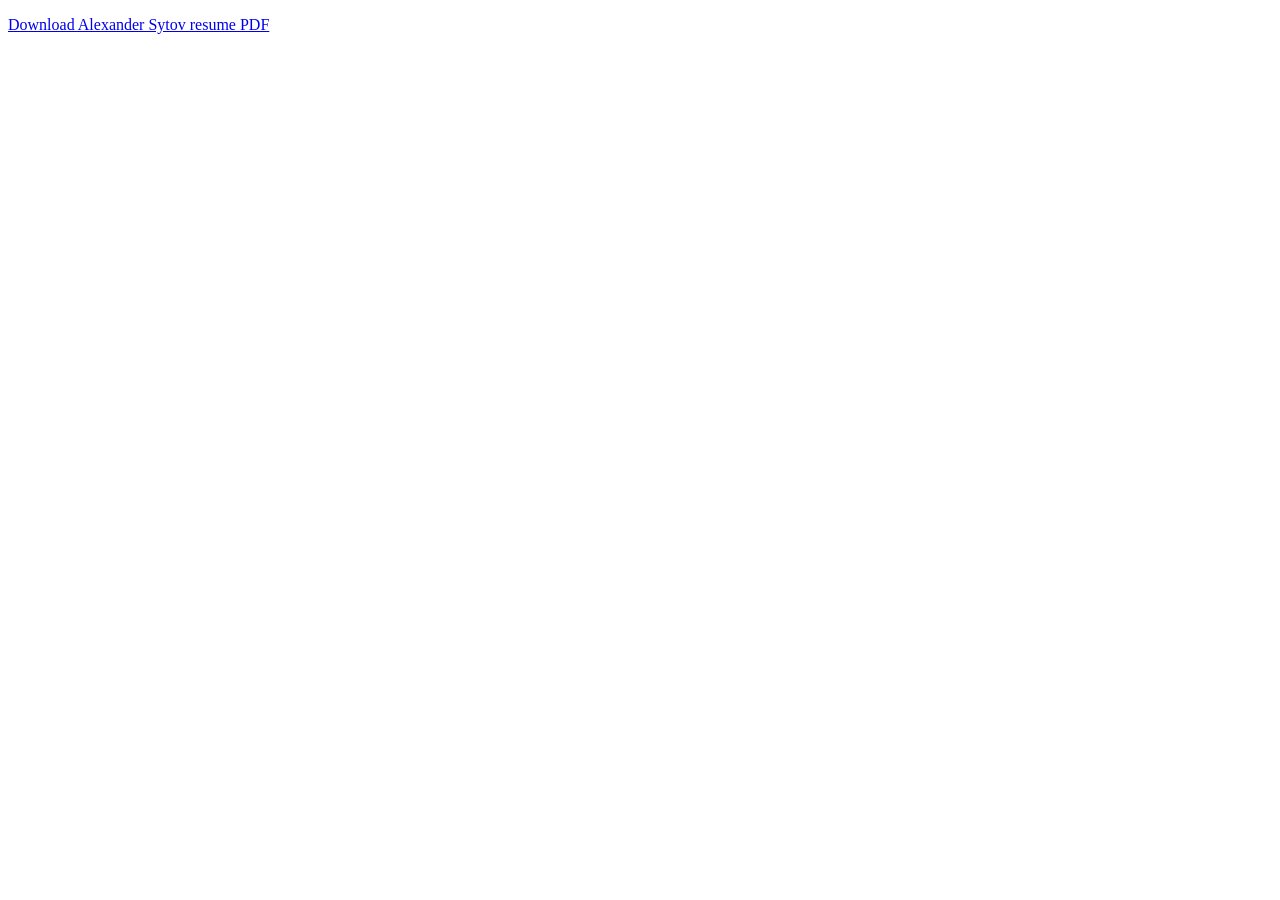
<file: resume-pdf.html>
<!doctype html>
<html lang="en">
  <head>
    <meta charset="utf-8">
    <meta http-equiv="refresh" content="0; url=assets/alexander-sytov-resume.pdf">
    <meta name="viewport" content="width=device-width, initial-scale=1">
    <title>Alexander Sytov - Resume PDF</title>
    <link rel="canonical" href="https://muksaflash.github.io/assets/alexander-sytov-resume.pdf">
    <link rel="icon" href="assets/favicon.svg" type="image/svg+xml">
  </head>
  <body>
    <p><a href="assets/alexander-sytov-resume.pdf">Download Alexander Sytov resume PDF</a></p>
  </body>
</html>
</file>
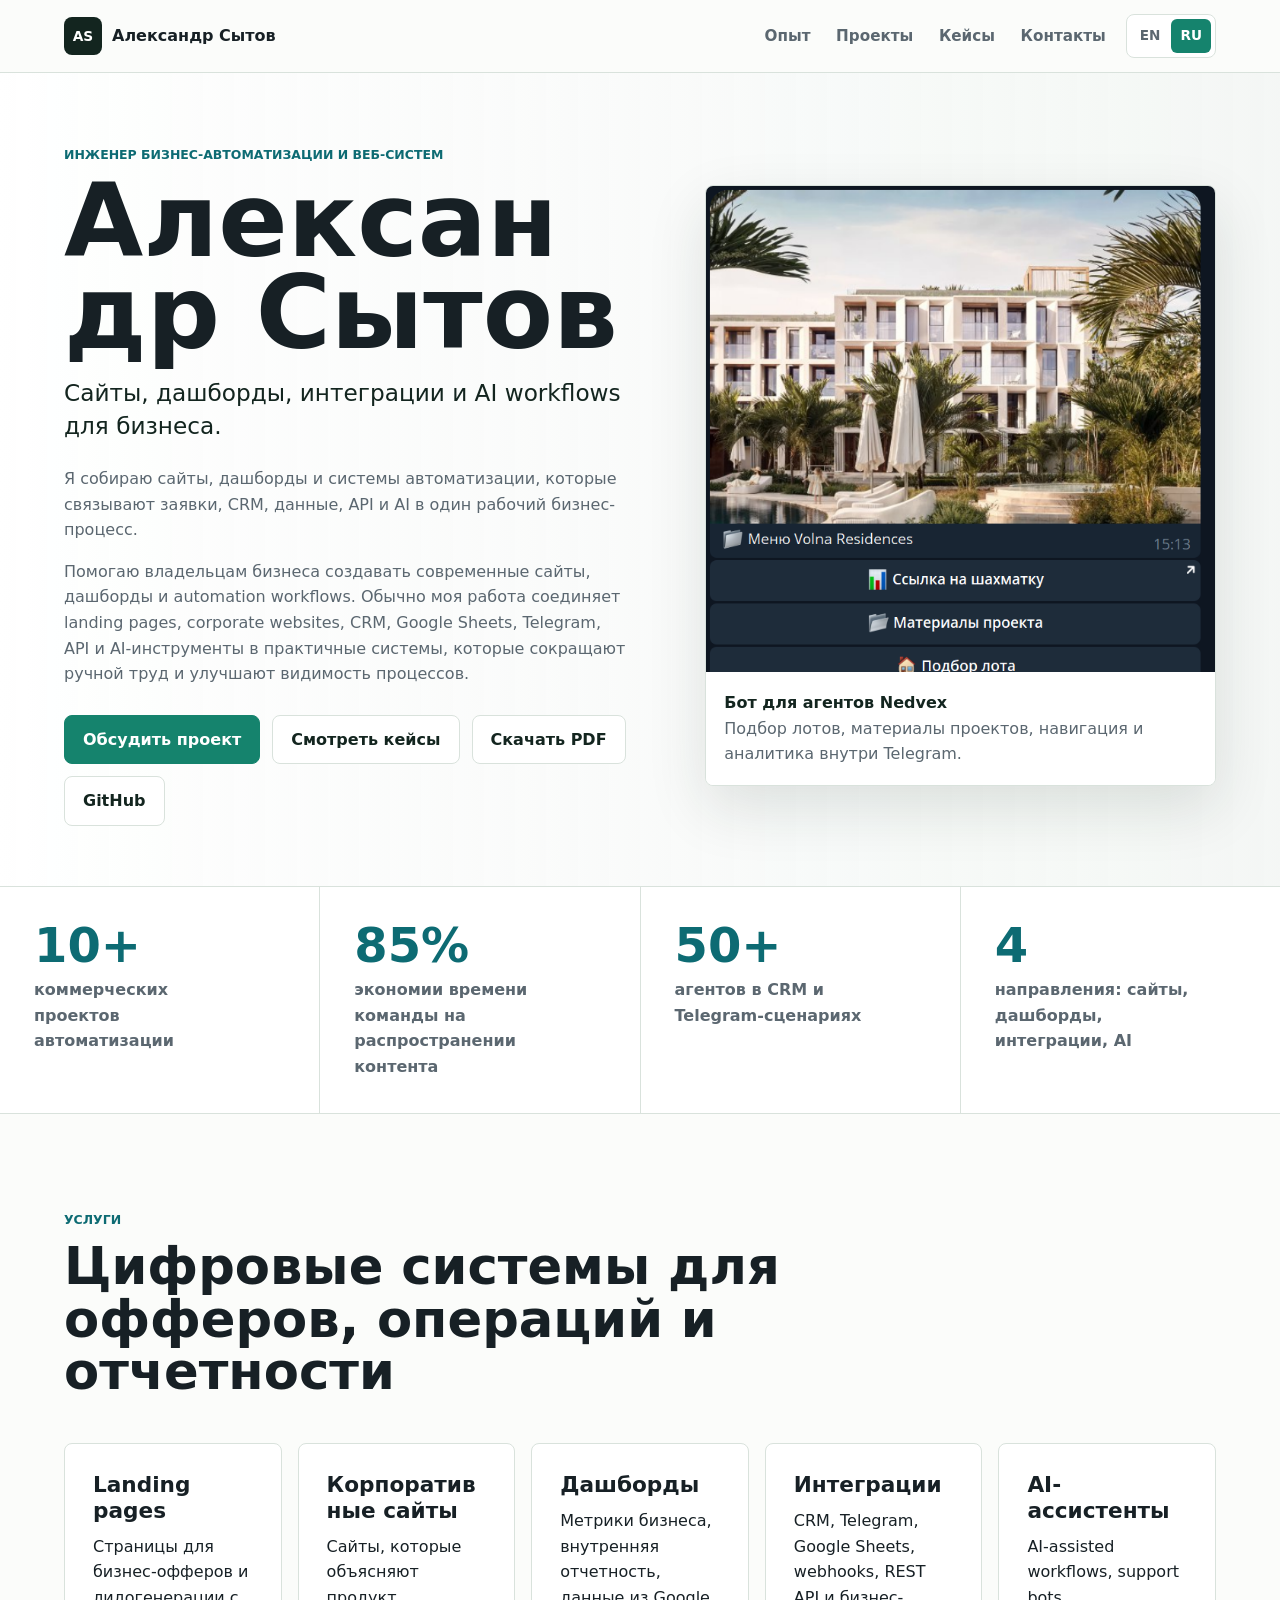
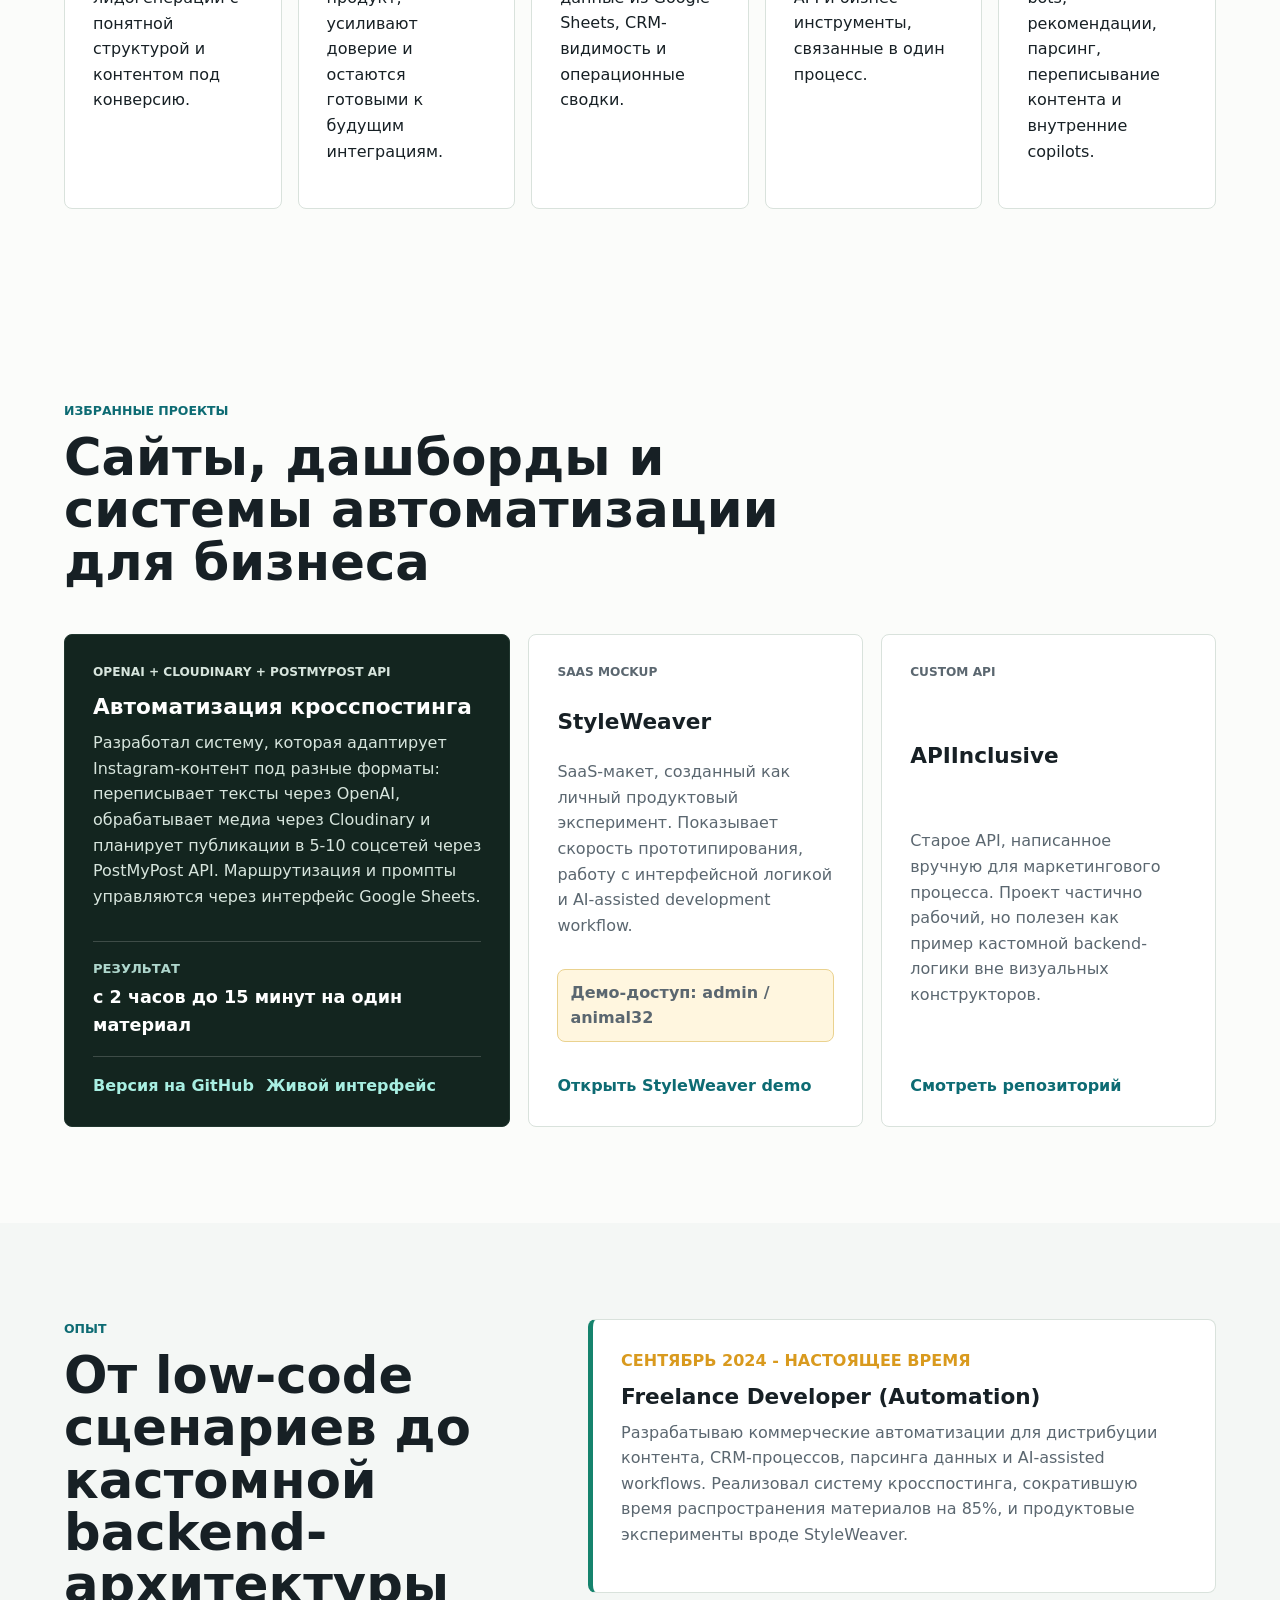
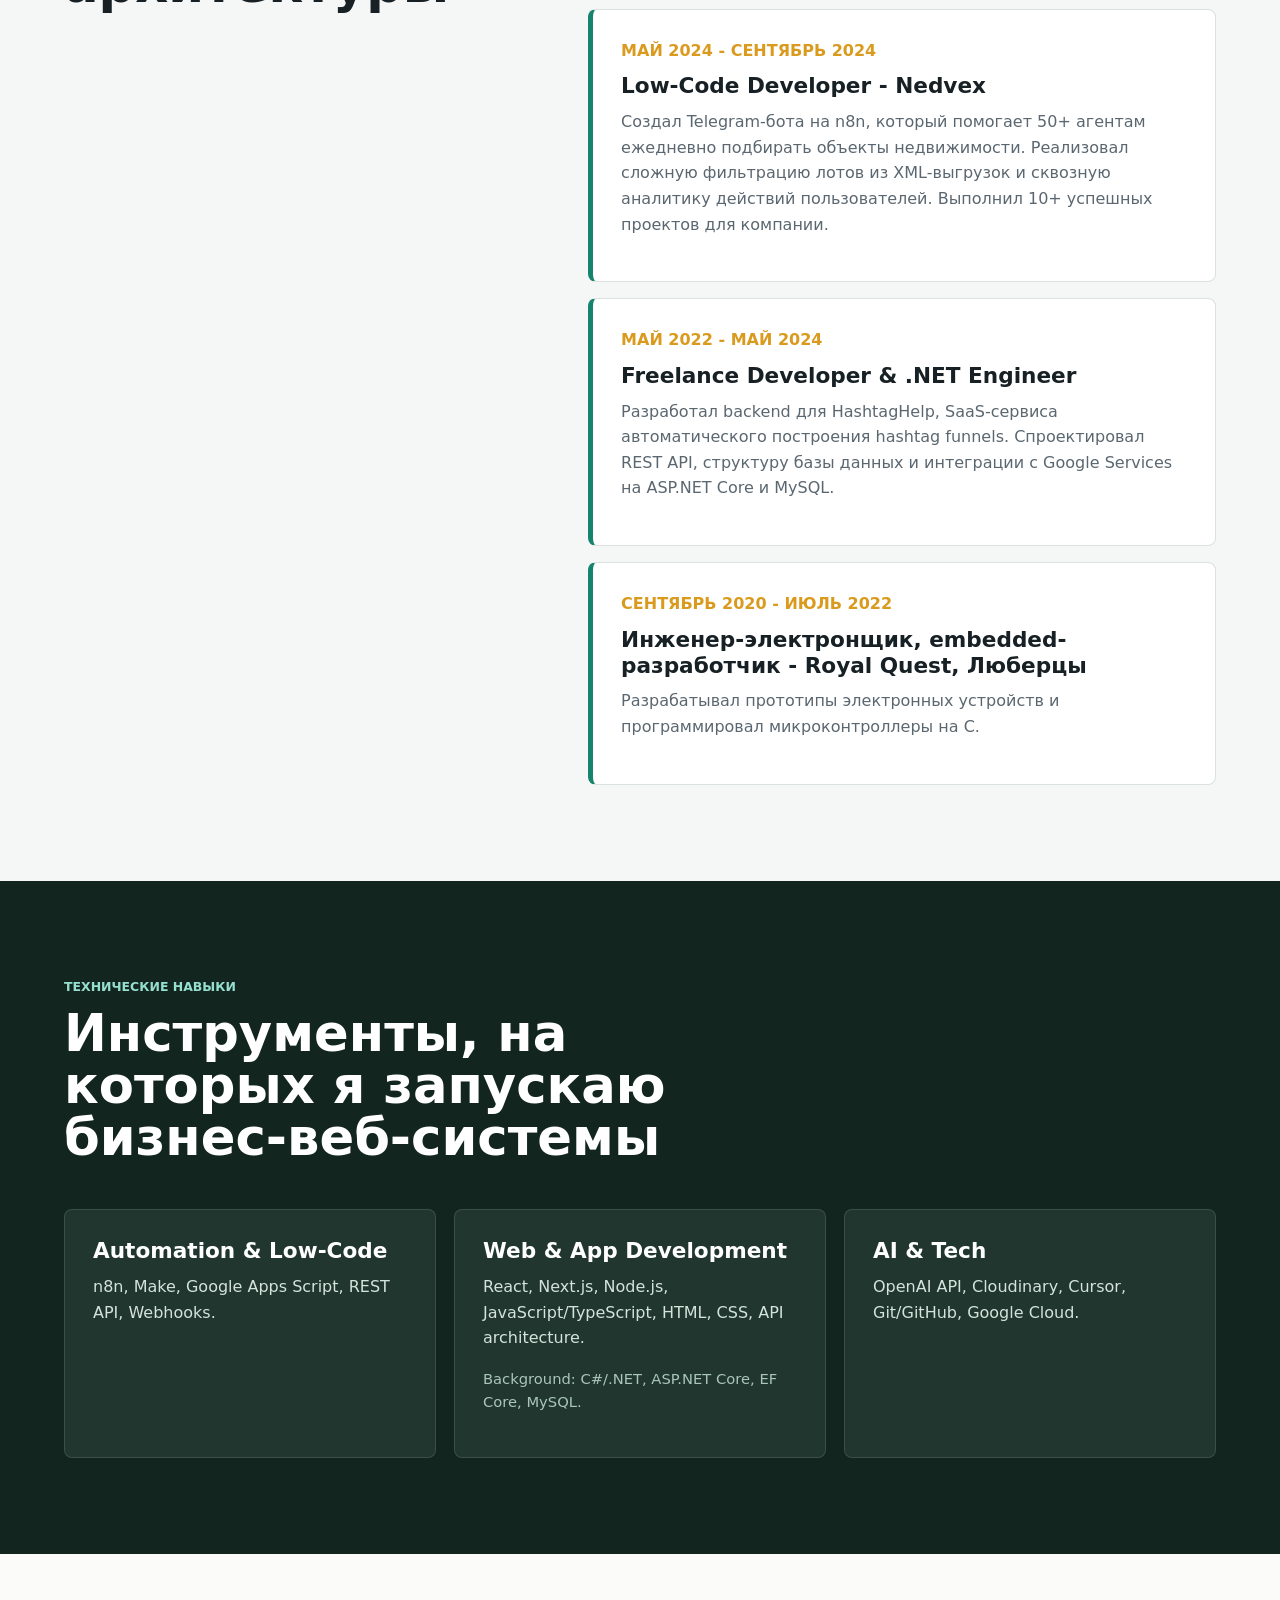
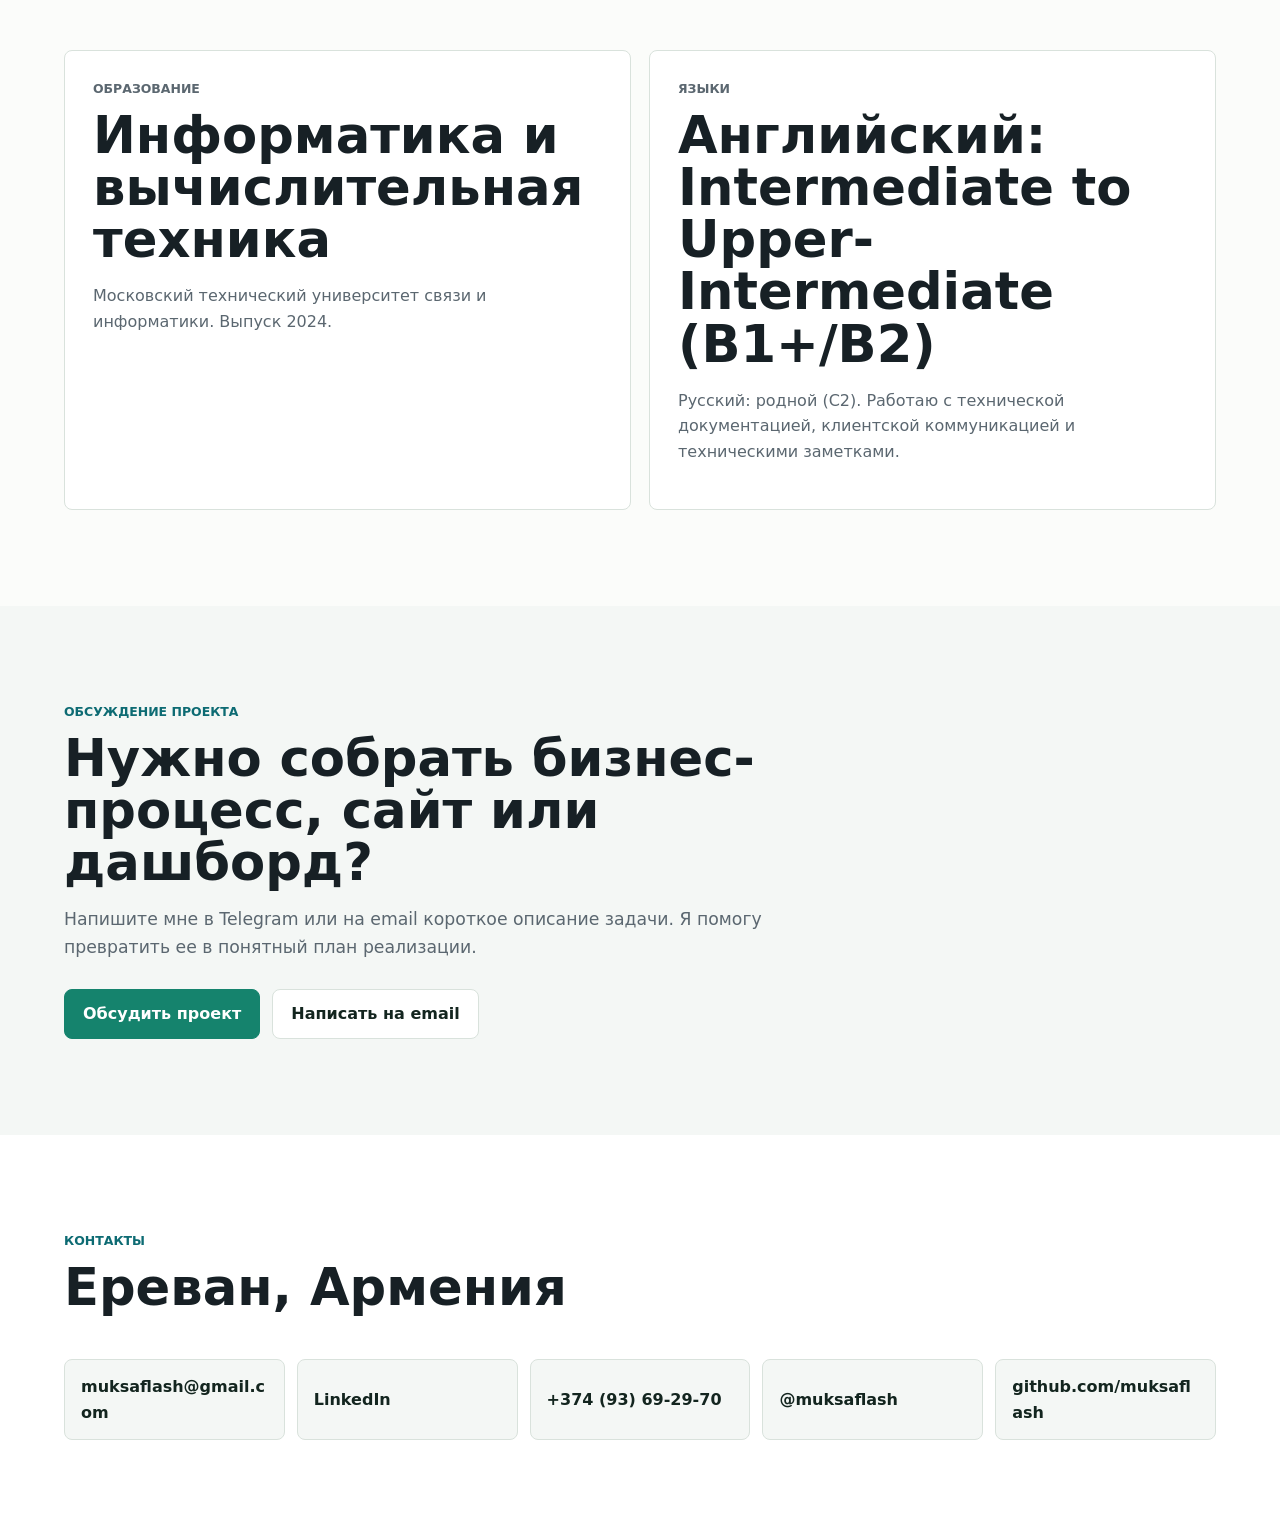
<file: ru.html>
<!doctype html>
<html lang="ru">
  <head>
    <meta charset="utf-8">
    <meta name="viewport" content="width=device-width, initial-scale=1">
    <title>Александр Сытов | Инженер бизнес-автоматизации и веб-систем</title>
    <meta
      name="description"
      content="Александр Сытов - инженер бизнес-автоматизации и веб-систем: сайты, дашборды, интеграции и AI workflows для бизнеса."
    >
    <meta property="og:title" content="Александр Сытов | Инженер бизнес-автоматизации и веб-систем">
    <meta
      property="og:description"
      content="Сайты, дашборды, CRM-интеграции, API и AI workflows, собранные в рабочие бизнес-процессы."
    >
    <meta property="og:type" content="website">
    <meta property="og:image" content="assets/doc-visual-01.png">
    <link rel="alternate" hreflang="en" href="https://muksaflash.github.io/">
    <link rel="alternate" hreflang="ru" href="https://muksaflash.github.io/ru.html">
    <link rel="icon" href="assets/favicon.svg" type="image/svg+xml">
    <link rel="stylesheet" href="styles.css">
  </head>
  <body>
    <header class="site-header">
      <a class="brand" href="ru.html" aria-label="Главная страница Александра Сытова">
        <span class="brand-mark">AS</span>
        <span>Александр Сытов</span>
      </a>
      <div class="header-actions">
        <nav class="site-nav" aria-label="Основная навигация">
          <a href="#experience">Опыт</a>
          <a href="#projects">Проекты</a>
          <a href="projects-ru.html">Кейсы</a>
          <a href="#contacts">Контакты</a>
        </nav>
        <nav class="language-switch" aria-label="Выбор языка">
          <a href="index.html">EN</a>
          <a href="ru.html" aria-current="page">RU</a>
        </nav>
      </div>
    </header>

    <main>
      <section class="hero">
        <div class="hero-copy">
          <p class="eyebrow">Инженер бизнес-автоматизации и веб-систем</p>
          <h1>Александр Сытов</h1>
          <p class="lead">
            Сайты, дашборды, интеграции и AI workflows для бизнеса.
          </p>
          <p>
            Я собираю сайты, дашборды и системы автоматизации, которые связывают заявки,
            CRM, данные, API и AI в один рабочий бизнес-процесс.
          </p>
          <p>
            Помогаю владельцам бизнеса создавать современные сайты, дашборды и automation
            workflows. Обычно моя работа соединяет landing pages, corporate websites, CRM,
            Google Sheets, Telegram, API и AI-инструменты в практичные системы, которые
            сокращают ручной труд и улучшают видимость процессов.
          </p>
          <div class="hero-actions">
            <a class="button primary" href="https://t.me/muksaflash" target="_blank" rel="noreferrer">Обсудить проект</a>
            <a class="button" href="projects-ru.html">Смотреть кейсы</a>
            <a class="button" href="assets/alexander-sytov-resume-ru.pdf" download>Скачать PDF</a>
            <a class="button" href="https://github.com/muksaflash" target="_blank" rel="noreferrer">GitHub</a>
          </div>
        </div>
        <figure class="hero-visual">
          <img src="assets/doc-visual-01.png" alt="Интерфейс Telegram-бота для агентов Nedvex">
          <figcaption>
            <strong>Бот для агентов Nedvex</strong>
            Подбор лотов, материалы проектов, навигация и аналитика внутри Telegram.
          </figcaption>
        </figure>
      </section>

      <section class="metric-band" aria-label="Профессиональные показатели">
        <article>
          <strong>10+</strong>
          <span>коммерческих проектов автоматизации</span>
        </article>
        <article>
          <strong>85%</strong>
          <span>экономии времени команды на распространении контента</span>
        </article>
        <article>
          <strong>50+</strong>
          <span>агентов в CRM и Telegram-сценариях</span>
        </article>
        <article>
          <strong>4</strong>
          <span>направления: сайты, дашборды, интеграции, AI</span>
        </article>
      </section>

      <section class="section services-section">
        <div class="section-heading">
          <p class="eyebrow">Услуги</p>
          <h2>Цифровые системы для офферов, операций и отчетности</h2>
        </div>
        <div class="service-grid">
          <article>
            <h3>Landing pages</h3>
            <p>Страницы для бизнес-офферов и лидогенерации с понятной структурой и контентом под конверсию.</p>
          </article>
          <article>
            <h3>Корпоративные сайты</h3>
            <p>Сайты, которые объясняют продукт, усиливают доверие и остаются готовыми к будущим интеграциям.</p>
          </article>
          <article>
            <h3>Дашборды</h3>
            <p>Метрики бизнеса, внутренняя отчетность, данные из Google Sheets, CRM-видимость и операционные сводки.</p>
          </article>
          <article>
            <h3>Интеграции</h3>
            <p>CRM, Telegram, Google Sheets, webhooks, REST API и бизнес-инструменты, связанные в один процесс.</p>
          </article>
          <article>
            <h3>AI-ассистенты</h3>
            <p>AI-assisted workflows, support bots, рекомендации, парсинг, переписывание контента и внутренние copilots.</p>
          </article>
        </div>
      </section>

      <section id="projects" class="section">
        <div class="section-heading">
          <p class="eyebrow">Избранные проекты</p>
          <h2>Сайты, дашборды и системы автоматизации для бизнеса</h2>
        </div>
        <div class="project-grid">
          <article class="project-card feature-card">
            <div>
              <p class="tag">OpenAI + Cloudinary + PostMyPost API</p>
              <h3>Автоматизация кросспостинга</h3>
              <p>
                Разработал систему, которая адаптирует Instagram-контент под разные форматы:
                переписывает тексты через OpenAI, обрабатывает медиа через Cloudinary и
                планирует публикации в 5-10 соцсетей через PostMyPost API. Маршрутизация и
                промпты управляются через интерфейс Google Sheets.
              </p>
            </div>
            <div class="result-row">
              <span>Результат</span>
              <strong>с 2 часов до 15 минут на один материал</strong>
            </div>
            <div class="link-row">
              <a href="https://github.com/Muksaflash/CrosspostingInstGAS" target="_blank" rel="noreferrer">Версия на GitHub</a>
              <a href="https://instagram-automation-76kati656a-uc.a.run.app/" target="_blank" rel="noreferrer">Живой интерфейс</a>
            </div>
          </article>

          <article class="project-card">
            <p class="tag">SaaS mockup</p>
            <h3>StyleWeaver</h3>
            <p>
              SaaS-макет, созданный как личный продуктовый эксперимент. Показывает скорость
              прототипирования, работу с интерфейсной логикой и AI-assisted development workflow.
            </p>
            <p class="note">Демо-доступ: admin / animal32</p>
            <a href="https://styleweaver-692930870929.us-central1.run.app/" target="_blank" rel="noreferrer">Открыть StyleWeaver demo</a>
          </article>

          <article class="project-card">
            <p class="tag">Custom API</p>
            <h3>APIInclusive</h3>
            <p>
              Старое API, написанное вручную для маркетингового процесса. Проект частично рабочий,
              но полезен как пример кастомной backend-логики вне визуальных конструкторов.
            </p>
            <a href="https://github.com/Muksaflash/APIInclusive" target="_blank" rel="noreferrer">Смотреть репозиторий</a>
          </article>
        </div>
      </section>

      <section id="experience" class="section split-section">
        <div class="section-heading sticky-heading">
          <p class="eyebrow">Опыт</p>
          <h2>От low-code сценариев до кастомной backend-архитектуры</h2>
        </div>
        <div class="timeline">
          <article class="timeline-item">
            <p class="date">Сентябрь 2024 - настоящее время</p>
            <h3>Freelance Developer (Automation)</h3>
            <p>
              Разрабатываю коммерческие автоматизации для дистрибуции контента, CRM-процессов,
              парсинга данных и AI-assisted workflows. Реализовал систему кросспостинга,
              сократившую время распространения материалов на 85%, и продуктовые эксперименты
              вроде StyleWeaver.
            </p>
          </article>
          <article class="timeline-item">
            <p class="date">Май 2024 - сентябрь 2024</p>
            <h3>Low-Code Developer - Nedvex</h3>
            <p>
              Создал Telegram-бота на n8n, который помогает 50+ агентам ежедневно подбирать
              объекты недвижимости. Реализовал сложную фильтрацию лотов из XML-выгрузок и
              сквозную аналитику действий пользователей. Выполнил 10+ успешных проектов
              для компании.
            </p>
          </article>
          <article class="timeline-item">
            <p class="date">Май 2022 - май 2024</p>
            <h3>Freelance Developer &amp; .NET Engineer</h3>
            <p>
              Разработал backend для HashtagHelp, SaaS-сервиса автоматического построения
              hashtag funnels. Спроектировал REST API, структуру базы данных и интеграции
              с Google Services на ASP.NET Core и MySQL.
            </p>
          </article>
          <article class="timeline-item">
            <p class="date">Сентябрь 2020 - июль 2022</p>
            <h3>Инженер-электронщик, embedded-разработчик - Royal Quest, Люберцы</h3>
            <p>
              Разрабатывал прототипы электронных устройств и программировал микроконтроллеры на C.
            </p>
          </article>
        </div>
      </section>

      <section class="section skill-layout">
        <div class="section-heading">
          <p class="eyebrow">Технические навыки</p>
          <h2>Инструменты, на которых я запускаю бизнес-веб-системы</h2>
        </div>
        <div class="skill-columns">
          <article>
            <h3>Automation &amp; Low-Code</h3>
            <p>n8n, Make, Google Apps Script, REST API, Webhooks.</p>
          </article>
          <article>
            <h3>Web &amp; App Development</h3>
            <p>React, Next.js, Node.js, JavaScript/TypeScript, HTML, CSS, API architecture.</p>
            <p class="background-note">Background: C#/.NET, ASP.NET Core, EF Core, MySQL.</p>
          </article>
          <article>
            <h3>AI &amp; Tech</h3>
            <p>OpenAI API, Cloudinary, Cursor, Git/GitHub, Google Cloud.</p>
          </article>
        </div>
      </section>

      <section class="section compact-grid">
        <article>
          <p class="eyebrow">Образование</p>
          <h2>Информатика и вычислительная техника</h2>
          <p>Московский технический университет связи и информатики. Выпуск 2024.</p>
        </article>
        <article>
          <p class="eyebrow">Языки</p>
          <h2>Английский: Intermediate to Upper-Intermediate (B1+/B2)</h2>
          <p>Русский: родной (C2). Работаю с технической документацией, клиентской коммуникацией и техническими заметками.</p>
        </article>
      </section>

      <section class="section cta-section">
        <div class="section-heading">
          <p class="eyebrow">Обсуждение проекта</p>
          <h2>Нужно собрать бизнес-процесс, сайт или дашборд?</h2>
          <p>
            Напишите мне в Telegram или на email короткое описание задачи.
            Я помогу превратить ее в понятный план реализации.
          </p>
        </div>
        <div class="hero-actions">
          <a class="button primary" href="https://t.me/muksaflash" target="_blank" rel="noreferrer">Обсудить проект</a>
          <a class="button" href="mailto:muksaflash@gmail.com">Написать на email</a>
        </div>
      </section>

      <section id="contacts" class="section contact-section">
        <div class="section-heading">
          <p class="eyebrow">Контакты</p>
          <h2>Ереван, Армения</h2>
        </div>
        <div class="contact-grid">
          <a href="mailto:muksaflash@gmail.com">muksaflash@gmail.com</a>
          <a href="https://www.linkedin.com/in/aleksandr-sytov-b4832b259" target="_blank" rel="noreferrer">LinkedIn</a>
          <a href="tel:+37493692970">+374 (93) 69-29-70</a>
          <a href="https://t.me/muksaflash" target="_blank" rel="noreferrer">@muksaflash</a>
          <a href="https://github.com/muksaflash" target="_blank" rel="noreferrer">github.com/muksaflash</a>
        </div>
      </section>
    </main>
  </body>
</html>
</file>
<file: styles.css>
:root {
  --ink: #172025;
  --muted: #5b6770;
  --panel: #ffffff;
  --panel-alt: #f4f7f5;
  --line: #d9e2dc;
  --dark: #13251f;
  --dark-soft: #20362e;
  --accent: #15836d;
  --accent-strong: #0d6b73;
  --signal: #d99a1e;
  --paper: #fbfcfa;
  --shadow: 0 22px 60px rgba(21, 45, 35, 0.12);
}

* {
  box-sizing: border-box;
}

html {
  scroll-behavior: smooth;
}

body {
  margin: 0;
  color: var(--ink);
  background: var(--paper);
  font-family: Inter, ui-sans-serif, system-ui, -apple-system, BlinkMacSystemFont, "Segoe UI", Arial, sans-serif;
  line-height: 1.6;
}

img {
  display: block;
  max-width: 100%;
}

a {
  color: var(--accent-strong);
  text-decoration: none;
}

a:hover {
  text-decoration: underline;
}

.site-header {
  position: sticky;
  top: 0;
  z-index: 10;
  display: flex;
  align-items: center;
  justify-content: space-between;
  gap: 24px;
  min-height: 72px;
  padding: 14px clamp(20px, 5vw, 64px);
  background: rgba(251, 252, 250, 0.92);
  border-bottom: 1px solid var(--line);
  backdrop-filter: blur(16px);
}

.header-actions {
  display: flex;
  align-items: center;
  justify-content: flex-end;
  gap: 20px;
  flex-wrap: wrap;
}

.brand {
  display: inline-flex;
  align-items: center;
  gap: 10px;
  color: var(--ink);
  font-weight: 800;
  white-space: nowrap;
}

.brand:hover {
  text-decoration: none;
}

.brand-mark {
  display: grid;
  place-items: center;
  width: 38px;
  height: 38px;
  color: #ffffff;
  background: var(--dark);
  border-radius: 8px;
  font-size: 0.86rem;
  letter-spacing: 0;
}

.site-nav {
  display: flex;
  align-items: center;
  justify-content: flex-end;
  gap: clamp(12px, 2vw, 28px);
  flex-wrap: wrap;
  font-size: 0.95rem;
  font-weight: 650;
}

.site-nav a {
  color: var(--muted);
}

.site-nav a:hover,
.site-nav a[aria-current="page"] {
  color: var(--accent-strong);
  text-decoration: none;
}

.language-switch {
  display: inline-flex;
  align-items: center;
  gap: 2px;
  padding: 4px;
  background: #ffffff;
  border: 1px solid var(--line);
  border-radius: 8px;
}

.language-switch a {
  min-width: 38px;
  padding: 6px 9px;
  color: var(--muted);
  border-radius: 6px;
  font-size: 0.85rem;
  font-weight: 850;
  text-align: center;
}

.language-switch a:hover {
  color: var(--accent-strong);
  text-decoration: none;
}

.language-switch a[aria-current="page"] {
  color: #ffffff;
  background: var(--accent);
}

.hero,
.page-hero {
  display: grid;
  grid-template-columns: minmax(0, 1.05fr) minmax(320px, 0.95fr);
  gap: clamp(32px, 6vw, 80px);
  align-items: center;
  padding: clamp(42px, 6vw, 72px) clamp(20px, 5vw, 64px) clamp(34px, 5vw, 60px);
  background:
    linear-gradient(90deg, rgba(255, 255, 255, 0.96), rgba(244, 247, 245, 0.8)),
    var(--panel-alt);
}

.hero-copy,
.page-hero > div {
  max-width: 720px;
}

.hero > *,
.page-hero > *,
.split-section > *,
.case-study > *,
.project-grid > *,
.service-grid > *,
.skill-columns > *,
.compact-grid > *,
.contact-grid > * {
  min-width: 0;
}

.eyebrow {
  margin: 0 0 10px;
  color: var(--accent-strong);
  font-size: 0.78rem;
  font-weight: 800;
  letter-spacing: 0;
  text-transform: uppercase;
}

h1,
h2,
h3,
p {
  margin-top: 0;
  overflow-wrap: break-word;
}

h1 {
  margin-bottom: 18px;
  font-size: clamp(3rem, 8vw, 6.8rem);
  line-height: 0.9;
  letter-spacing: 0;
}

h2 {
  margin-bottom: 18px;
  font-size: clamp(2rem, 4vw, 3.4rem);
  line-height: 1.02;
  letter-spacing: 0;
}

h3 {
  margin-bottom: 10px;
  font-size: clamp(1.1rem, 2vw, 1.35rem);
  line-height: 1.2;
}

.lead {
  color: var(--dark);
  font-size: clamp(1.15rem, 2vw, 1.45rem);
  line-height: 1.42;
}

.hero-copy p:not(.eyebrow):not(.lead) {
  max-width: 650px;
  color: var(--muted);
}

.hero-actions,
.link-row {
  display: flex;
  align-items: center;
  gap: 12px;
  flex-wrap: wrap;
}

.hero-actions {
  margin-top: 28px;
}

.button {
  display: inline-flex;
  align-items: center;
  justify-content: center;
  min-height: 44px;
  padding: 11px 18px;
  color: var(--dark);
  border: 1px solid var(--line);
  border-radius: 8px;
  background: #ffffff;
  font-weight: 800;
  overflow-wrap: break-word;
  text-align: center;
}

.button:hover {
  color: var(--dark);
  border-color: var(--accent);
  text-decoration: none;
}

.button.primary {
  color: #ffffff;
  background: var(--accent);
  border-color: var(--accent);
}

.hero-visual,
.wide-visual,
.visual-grid figure {
  overflow: hidden;
  margin: 0;
  background: #ffffff;
  border: 1px solid var(--line);
  border-radius: 8px;
  box-shadow: var(--shadow);
}

.hero-visual {
  align-self: center;
  display: grid;
  grid-template-rows: minmax(0, 1fr) auto;
}

.hero-visual img {
  width: 100%;
  height: clamp(360px, 38vw, 500px);
  min-height: 0;
  object-fit: cover;
  object-position: top center;
}

.hero-visual figcaption {
  padding: 18px;
  color: var(--muted);
  background: #ffffff;
}

.hero-visual strong {
  display: block;
  color: var(--dark);
}

.metric-band {
  display: grid;
  grid-template-columns: repeat(4, minmax(0, 1fr));
  gap: 1px;
  background: var(--line);
  border-top: 1px solid var(--line);
  border-bottom: 1px solid var(--line);
}

.metric-band article {
  padding: clamp(20px, 4vw, 34px);
  background: #ffffff;
}

.metric-band strong {
  display: block;
  color: var(--accent-strong);
  font-size: clamp(2rem, 4vw, 3rem);
  line-height: 1;
}

.metric-band span {
  display: block;
  max-width: 210px;
  margin-top: 8px;
  color: var(--muted);
  font-weight: 700;
}

.section {
  padding: clamp(56px, 8vw, 96px) clamp(20px, 5vw, 64px);
}

.section-heading {
  max-width: 760px;
  margin-bottom: clamp(28px, 5vw, 46px);
}

.project-grid {
  display: grid;
  grid-template-columns: 1.2fr 0.9fr 0.9fr;
  gap: 18px;
}

.service-grid {
  display: grid;
  grid-template-columns: repeat(5, minmax(0, 1fr));
  gap: 16px;
}

.project-card,
.timeline-item,
.skill-columns article,
.compact-grid article,
.case-points article,
.service-grid article {
  padding: clamp(20px, 3vw, 28px);
  background: var(--panel);
  border: 1px solid var(--line);
  border-radius: 8px;
}

.project-card {
  display: flex;
  flex-direction: column;
  justify-content: space-between;
  min-height: 300px;
}

.project-card p {
  color: var(--muted);
}

.project-card a,
.contact-grid a,
.link-row a {
  font-weight: 850;
}

.feature-card {
  color: #ffffff;
  background: var(--dark);
  border-color: var(--dark-soft);
}

.feature-card p,
.feature-card .tag {
  color: #d7e5dd;
}

.feature-card a {
  color: #a8efe2;
}

.tag {
  margin-bottom: 12px;
  color: var(--accent-strong);
  font-size: 0.76rem;
  font-weight: 850;
  letter-spacing: 0;
  text-transform: uppercase;
}

.note {
  padding: 10px 12px;
  color: var(--dark);
  background: #fff6df;
  border: 1px solid #ead28f;
  border-radius: 8px;
  font-weight: 800;
}

.result-row {
  display: grid;
  gap: 4px;
  margin: 16px 0;
  padding: 16px 0;
  border-top: 1px solid rgba(255, 255, 255, 0.18);
  border-bottom: 1px solid rgba(255, 255, 255, 0.18);
}

.result-row span {
  color: #afd7cd;
  font-size: 0.82rem;
  font-weight: 850;
  letter-spacing: 0;
  text-transform: uppercase;
}

.result-row strong {
  color: #ffffff;
  font-size: 1.1rem;
}

.split-section {
  display: grid;
  grid-template-columns: minmax(260px, 0.72fr) minmax(0, 1fr);
  gap: clamp(30px, 6vw, 72px);
  background: var(--panel-alt);
}

.sticky-heading {
  align-self: start;
  position: sticky;
  top: 104px;
}

.timeline {
  display: grid;
  gap: 16px;
}

.timeline-item {
  border-left: 5px solid var(--accent);
}

.timeline-item p {
  color: var(--muted);
}

.date {
  margin-bottom: 10px;
  color: var(--signal) !important;
  font-weight: 850;
  letter-spacing: 0;
  text-transform: uppercase;
}

.skill-layout {
  background: var(--dark);
  color: #ffffff;
}

.skill-layout .eyebrow {
  color: #95dfcf;
}

.skill-columns {
  display: grid;
  grid-template-columns: repeat(3, minmax(0, 1fr));
  gap: 18px;
}

.skill-columns article {
  background: var(--dark-soft);
  border-color: rgba(255, 255, 255, 0.12);
}

.skill-columns p {
  color: #d4e3dc;
}

.background-note {
  margin-top: 12px;
  color: #a9c6bc !important;
  font-size: 0.92rem;
}

.cta-section {
  background: var(--panel-alt);
}

.cta-section .section-heading {
  margin-bottom: 22px;
}

.cta-section .section-heading p:not(.eyebrow) {
  max-width: 760px;
  color: var(--muted);
  font-size: 1.08rem;
}

.compact-grid {
  display: grid;
  grid-template-columns: repeat(2, minmax(0, 1fr));
  gap: 18px;
}

.compact-grid p {
  color: var(--muted);
}

.contact-section {
  background: #ffffff;
}

.contact-grid {
  display: grid;
  grid-template-columns: repeat(5, minmax(0, 1fr));
  gap: 12px;
}

.contact-grid a {
  display: flex;
  align-items: center;
  min-height: 64px;
  padding: 14px 16px;
  color: var(--dark);
  background: var(--panel-alt);
  border: 1px solid var(--line);
  border-radius: 8px;
  overflow-wrap: anywhere;
}

.contact-grid a:hover {
  border-color: var(--accent);
  text-decoration: none;
}

.page-hero {
  grid-template-columns: minmax(0, 0.75fr) minmax(320px, 1fr);
}

.wide-visual img {
  width: 100%;
  height: clamp(290px, 36vw, 520px);
  object-fit: cover;
  object-position: center;
}

.case-study {
  display: grid;
  grid-template-columns: minmax(0, 0.8fr) minmax(0, 1.2fr);
  gap: clamp(28px, 5vw, 56px);
  align-items: start;
  padding: clamp(56px, 8vw, 96px) clamp(20px, 5vw, 64px);
}

.case-study.reverse {
  background: var(--panel-alt);
}

.case-copy {
  position: sticky;
  top: 104px;
}

.case-copy > p:not(.eyebrow) {
  color: var(--muted);
}

.case-points {
  display: grid;
  gap: 12px;
  margin: 26px 0;
}

.case-points p {
  color: var(--muted);
}

.visual-grid {
  display: grid;
  grid-template-columns: repeat(2, minmax(0, 1fr));
  gap: 16px;
}

.visual-grid figure {
  box-shadow: none;
}

.visual-grid img {
  width: 100%;
  aspect-ratio: 4 / 3;
  object-fit: cover;
  object-position: top center;
  background: #eef3f0;
}

.visual-grid figcaption {
  padding: 12px 14px;
  color: var(--muted);
  font-size: 0.9rem;
  font-weight: 750;
  background: #ffffff;
}

@media (max-width: 1060px) {
  .hero,
  .page-hero,
  .split-section,
  .case-study {
    grid-template-columns: 1fr;
  }

  .sticky-heading,
  .case-copy {
    position: static;
  }

  .project-grid {
    grid-template-columns: 1fr;
  }

  .service-grid {
    grid-template-columns: repeat(2, minmax(0, 1fr));
  }

  .feature-card {
    min-height: 0;
  }

  .contact-grid {
    grid-template-columns: repeat(2, minmax(0, 1fr));
  }
}

@media (max-width: 760px) {
  .site-header {
    align-items: flex-start;
    flex-direction: column;
  }

  .site-nav {
    justify-content: flex-start;
    width: 100%;
  }

  .header-actions {
    justify-content: flex-start;
    width: 100%;
  }

  h1 {
    font-size: clamp(2.55rem, 15vw, 4.2rem);
  }

  .hero-visual img {
    min-height: 320px;
  }

  .metric-band,
  .service-grid,
  .skill-columns,
  .compact-grid,
  .visual-grid,
  .contact-grid {
    grid-template-columns: 1fr;
  }

  .section,
  .case-study {
    padding-top: 48px;
    padding-bottom: 48px;
  }
}
</file>
